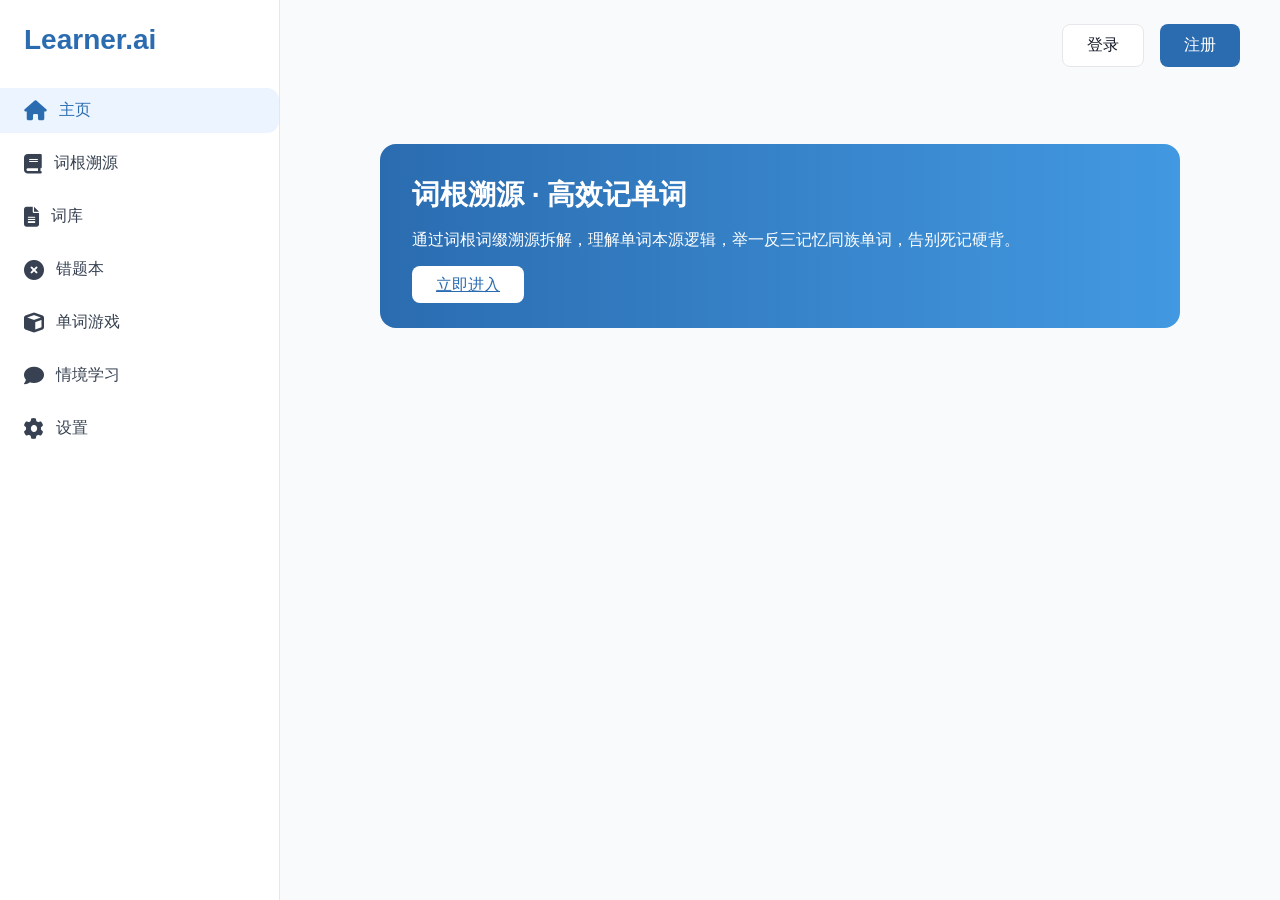
<file: index.html>
<!DOCTYPE html>
<html lang="zh-CN">
<head>
    <meta charset="UTF-8">
    <meta name="viewport" content="width=device-width, initial-scale=1.0">
    <title>Learner.ai - 主页</title>
    <link rel="stylesheet" href="css/style.css">
    <link rel="stylesheet" href="https://cdn.bootcdn.net/ajax/libs/font-awesome/6.4.0/css/all.min.css">
<!-- 主题初始化：自动加载已设置的深色/浅色模式 -->
<script>
    document.addEventListener('DOMContentLoaded', function() {
        // 读取本地存储的主题设置
        const savedTheme = localStorage.getItem('learner_theme');
        if (savedTheme === 'dark') {
            document.body.classList.add('dark');
        } else {
            document.body.classList.remove('dark');
        }
    });
</script>
<script>
// 全局加载主题+字体（所有页面共用）
document.addEventListener('DOMContentLoaded',function(){
    const t=localStorage.getItem('learner_theme');
    if(t==='dark')document.body.classList.add('dark');
    const s=localStorage.getItem('learner_fontSize')||16;
    document.documentElement.style.setProperty('--base-font-size',s+'px');
});
</script>
</head>
<body>
    <!-- 侧边栏：仅修正图标class，其余完全不变 -->
    <div class="sidebar">
        <div class="logo">Learner.ai</div>
        <div class="menu">
            <a href="index.html" class="menu-item active">
                <i class="fas fa-home"></i>
                <span>主页</span>
            </a>
            <a href="root.html" class="menu-item">
                <i class="fas fa-book"></i>
                <span>词根溯源</span>
            </a>
            <!-- 👇 统一修正：词库图标 -->
            <a href="wordlib.html" class="menu-item">
                <i class="fas fa-file-alt"></i>
                <span>词库</span>
            </a>
            <!-- 👇 统一修正：错题本图标 -->
            <a href="wrongbook.html" class="menu-item">
                <i class="fas fa-times-circle"></i>
                <span>错题本</span>
            </a>
            <!-- 👇 统一修正：单词游戏图标 -->
            <a href="game.html" class="menu-item">
                <i class="fas fa-cube"></i>
                <span>单词游戏</span>
            </a>
            <a href="context.html" class="menu-item">
                <i class="fas fa-comment"></i>
                <span>情境学习</span>
            </a>
            <a href="settings.html" class="menu-item">
                <i class="fas fa-cog"></i>
                <span>设置</span>
            </a>
        </div>
    </div>

    <!-- 主内容区（完全没动，和你原代码一模一样） -->
    <div class="main-content">
        <div class="auth-buttons">
            <button class="btn btn-outline" id="loginBtn">登录</button>
            <button class="btn btn-primary" id="registerBtn">注册</button>
        </div>

        <div style="margin-top: 120px; display: flex; justify-content: center;">
            <div class="blue-gradient-card" style="width: 800px;">
                <h2 style="font-size: 28px; margin-bottom: 12px;">词根溯源 · 高效记单词</h2>
                <p style="font-size: 16px; line-height: 1.8; margin-bottom: 20px;">
                    通过词根词缀溯源拆解，理解单词本源逻辑，举一反三记忆同族单词，告别死记硬背。
                </p>
                <a href="root.html" class="btn" style="background-color: white; color: #2b6cb0; font-weight: 500;">立即进入</a>
            </div>
        </div>
    </div>

    <!-- 登录/注册弹窗（完全没动） -->
    <div class="modal" id="loginModal">
        <div class="modal-content">
            <h3>登录</h3>
            <div class="form-group">
                <label>用户名/邮箱</label>
                <input type="text" placeholder="请输入用户名或邮箱">
            </div>
            <div class="form-group">
                <label>密码</label>
                <input type="password" placeholder="请输入密码">
            </div>
            <div class="form-actions">
                <button class="btn btn-outline close-modal">取消</button>
                <button class="btn btn-primary">登录</button>
            </div>
        </div>
    </div>

    <div class="modal" id="registerModal">
        <div class="modal-content">
            <h3>注册</h3>
            <div class="form-group">
                <label>用户名</label>
                <input type="text" placeholder="请输入用户名">
            </div>
            <div class="form-group">
                <label>邮箱</label>
                <input type="email" placeholder="请输入邮箱">
            </div>
            <div class="form-group">
                <label>密码</label>
                <input type="password" placeholder="请输入密码">
            </div>
            <div class="form-group">
                <label>确认密码</label>
                <input type="password" placeholder="请再次输入密码">
            </div>
            <div class="form-actions">
                <button class="btn btn-outline close-modal">取消</button>
                <button class="btn btn-primary">注册</button>
            </div>
        </div>
    </div>

    <script src="js/script.js"></script>
</body>
</html>
</file>
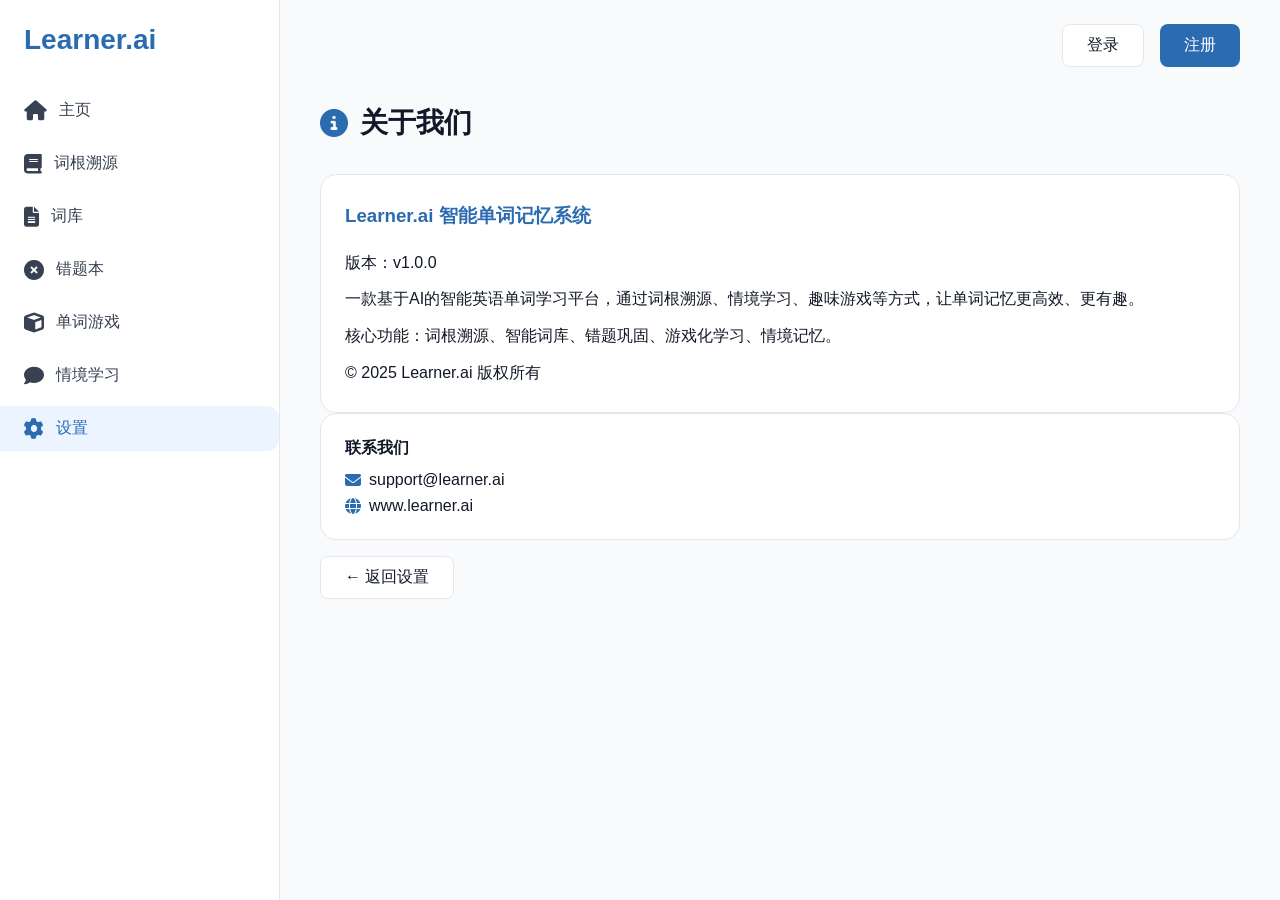
<file: about.html>
<!DOCTYPE html>
<html lang="zh-CN">
<head>
    <meta charset="UTF-8">
    <meta name="viewport" content="width=device-width, initial-scale=1.0">
    <title>Learner.ai - 关于我们</title>
    <link rel="stylesheet" href="css/style.css">
    <link rel="stylesheet" href="https://cdn.bootcdn.net/ajax/libs/font-awesome/6.4.0/css/all.min.css">
<!-- 主题初始化：自动加载已设置的深色/浅色模式 -->
<script>
    document.addEventListener('DOMContentLoaded', function() {
        // 读取本地存储的主题设置
        const savedTheme = localStorage.getItem('learner_theme');
        if (savedTheme === 'dark') {
            document.body.classList.add('dark');
        } else {
            document.body.classList.remove('dark');
        }
    });
</script>
<script>
// 全局加载主题+字体（所有页面共用）
document.addEventListener('DOMContentLoaded',function(){
    const t=localStorage.getItem('learner_theme');
    if(t==='dark')document.body.classList.add('dark');
    const s=localStorage.getItem('learner_fontSize')||16;
    document.documentElement.style.setProperty('--base-font-size',s+'px');
});
</script>
</head>
<body>
    <div class="sidebar">
        <div class="logo">Learner.ai</div>
        <div class="menu">
            <a href="index.html" class="menu-item">
                <i class="fas fa-home"></i>
                <span>主页</span>
            </a>
            <a href="root.html" class="menu-item">
                <i class="fas fa-book"></i>
                <span>词根溯源</span>
            </a>
            <a href="wordlib.html" class="menu-item">
                <i class="fas fa-file-alt"></i>
                <span>词库</span>
            </a>
            <a href="wrongbook.html" class="menu-item">
                <i class="fas fa-times-circle"></i>
                <span>错题本</span>
            </a>
            <a href="game.html" class="menu-item">
                <i class="fas fa-cube"></i>
                <span>单词游戏</span>
            </a>
            <a href="context.html" class="menu-item">
                <i class="fas fa-comment"></i>
                <span>情境学习</span>
            </a>
            <a href="settings.html" class="menu-item active">
                <i class="fas fa-cog"></i>
                <span>设置</span>
            </a>
        </div>
    </div>

    <div class="main-content">
        <div class="auth-buttons">
            <button class="btn btn-outline" id="loginBtn">登录</button>
            <button class="btn btn-primary" id="registerBtn">注册</button>
        </div>

        <div style="margin-top: 80px;">
            <div style="display: flex; align-items: center; gap: 12px; margin-bottom: 32px;">
                <i class="fas fa-info-circle" style="font-size: 28px; color:#2b6cb0"></i>
                <h2 style="font-size: 28px; color: #111827;">关于我们</h2>
            </div>
            
            <div class="card" style="line-height:1.8;">
                <h3 style="margin-bottom:16px; color:#2b6cb0">Learner.ai 智能单词记忆系统</h3>
                <p style="margin-bottom:8px;">版本：v1.0.0</p>
                <p style="margin-bottom:8px;">一款基于AI的智能英语单词学习平台，通过词根溯源、情境学习、趣味游戏等方式，让单词记忆更高效、更有趣。</p>
                <p style="margin-bottom:8px;">核心功能：词根溯源、智能词库、错题巩固、游戏化学习、情境记忆。</p>
                <p>© 2025 Learner.ai 版权所有</p>
            </div>

            <div class="card">
                <div style="margin-bottom:12px;"><b>联系我们</b></div>
                <div style="display:flex; align-items:center; gap:8px; margin-bottom:8px;">
                    <i class="fas fa-envelope" style="color:#2b6cb0;"></i>
                    <span>support@learner.ai</span>
                </div>
                <div style="display:flex; align-items:center; gap:8px;">
                    <i class="fas fa-globe" style="color:#2b6cb0;"></i>
                    <span>www.learner.ai</span>
                </div>
            </div>

            <button class="btn btn-outline" onclick="window.location.href='settings.html'" style="margin-top:16px;">← 返回设置</button>
        </div>
    </div>

    <script src="js/script.js"></script>
</body>
</html>
</file>
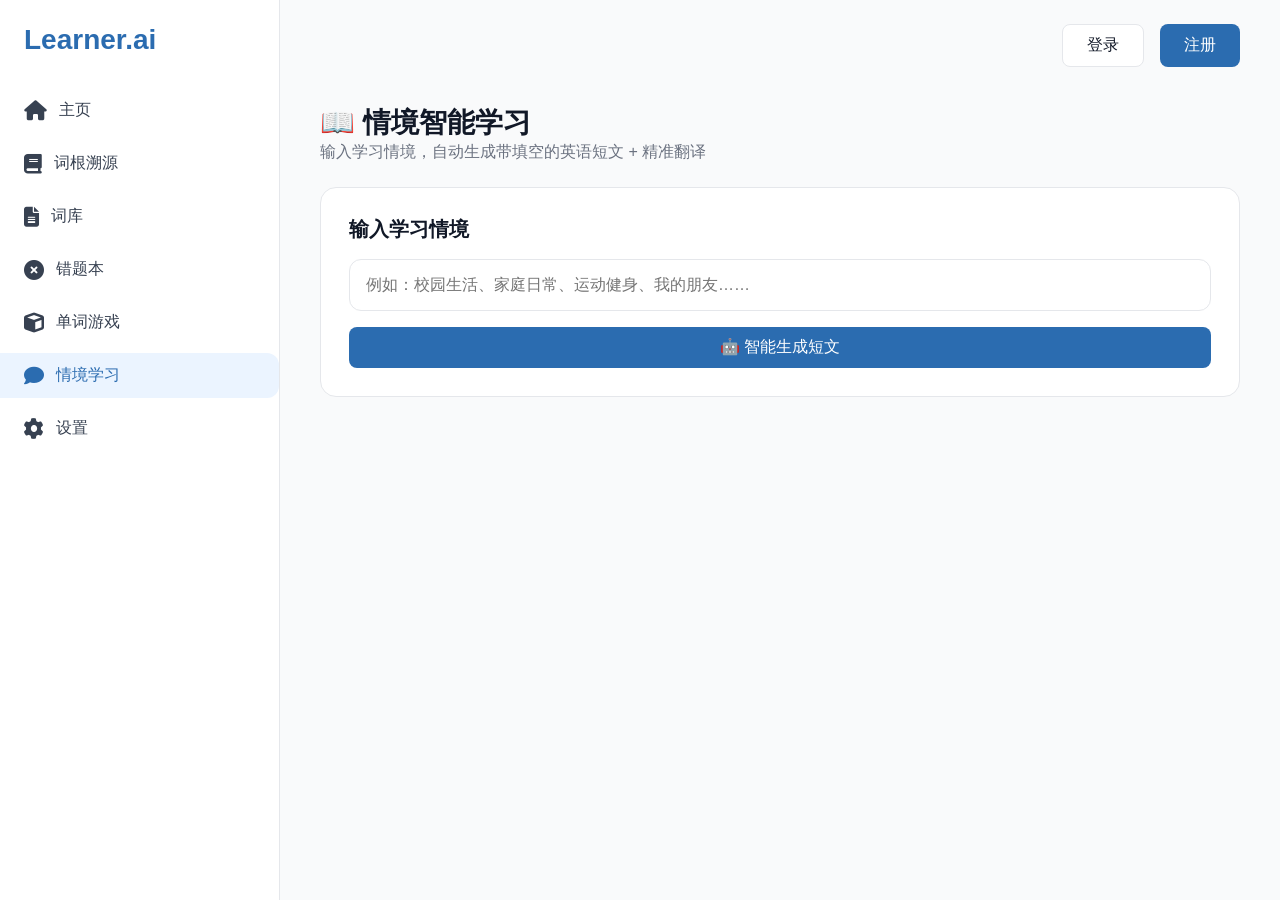
<file: context.html>
<!DOCTYPE html>
<html lang="zh-CN">
<head>
    <meta charset="UTF-8">
    <meta name="viewport" content="width=device-width, initial-scale=1.0">
    <title>情境学习 - Learner.ai</title>
    <link rel="stylesheet" href="css/style.css">
    <link rel="stylesheet" href="https://cdn.bootcdn.net/ajax/libs/font-awesome/6.4.0/css/all.min.css">
    <style>
        .context-card {
            background: #fff;
            border-radius: 16px;
            padding: 28px;
            border: 1px solid #e5e7eb;
            margin-bottom: 24px;
        }
        .context-input {
            width: 100%;
            padding: 16px;
            border: 1px solid #e5e7eb;
            border-radius: 12px;
            font-size: 16px;
            margin-bottom: 16px;
        }
        .article-box {
            line-height: 1.8;
            font-size: 17px;
            margin: 20px 0;
        }
        .blank-input {
            width: 110px;
            padding: 4px 8px;
            border: 1px solid #2b6cb0;
            border-radius: 6px;
            text-align: center;
            font-size: 16px;
            margin: 0 6px;
            outline: none;
        }
        .blank-input.right {
            border-color: #10b981;
            background: #f0fdf4;
        }
        .blank-input.wrong {
            border-color: #ef4444;
            background: #fef2f2;
        }
        .translate-box {
            background: #f8fafc;
            padding: 20px;
            border-radius: 12px;
            line-height: 1.7;
            color: #374151;
            margin-top: 20px;
            border-left: 4px solid #2b6cb0;
        }
        .btn-group {
            display: flex;
            gap: 16px;
            margin-top: 20px;
        }
    </style>
<!-- 主题初始化：自动加载已设置的深色/浅色模式 -->
<script>
    document.addEventListener('DOMContentLoaded', function() {
        // 读取本地存储的主题设置
        const savedTheme = localStorage.getItem('learner_theme');
        if (savedTheme === 'dark') {
            document.body.classList.add('dark');
        } else {
            document.body.classList.remove('dark');
        }
    });
</script>
<script>
// 全局加载主题+字体（所有页面共用）
document.addEventListener('DOMContentLoaded',function(){
    const t=localStorage.getItem('learner_theme');
    if(t==='dark')document.body.classList.add('dark');
    const s=localStorage.getItem('learner_fontSize')||16;
    document.documentElement.style.setProperty('--base-font-size',s+'px');
});
</script>
</head>
<body>
<div class="sidebar">
    <div class="logo">Learner.ai</div>
    <div class="menu">
        <a href="index.html" class="menu-item"><i class="fas fa-home"></i><span>主页</span></a>
        <a href="root.html" class="menu-item"><i class="fas fa-book"></i><span>词根溯源</span></a>
        <a href="wordlib.html" class="menu-item"><i class="fas fa-file-alt"></i><span>词库</span></a>
        <a href="wrongbook.html" class="menu-item"><i class="fas fa-times-circle"></i><span>错题本</span></a>
        <a href="game.html" class="menu-item"><i class="fas fa-cube"></i><span>单词游戏</span></a>
        <a href="context.html" class="menu-item active"><i class="fas fa-comment"></i><span>情境学习</span></a>
        <a href="settings.html" class="menu-item"><i class="fas fa-cog"></i><span>设置</span></a>
    </div>
</div>

<div class="main-content">
    <div class="auth-buttons">
        <button class="btn btn-outline">登录</button>
        <button class="btn btn-primary">注册</button>
    </div>

    <div style="margin-top: 80px; margin-bottom: 24px;">
        <h2 style="font-size: 28px; color: #111827;">📖 情境智能学习</h2>
        <p style="color: #6b7280;">输入学习情境，自动生成带填空的英语短文 + 精准翻译</p>
    </div>

    <div class="context-card">
        <h3 style="margin-bottom: 16px; font-size: 20px;">输入学习情境</h3>
        <input type="text" id="contextInput" class="context-input" placeholder="例如：校园生活、家庭日常、运动健身、我的朋友……">
        <button id="generateBtn" class="btn btn-primary" style="width: 100%;">🤖 智能生成短文</button>
    </div>

    <div id="resultArea" class="context-card" style="display: none;">
        <h3 style="margin-bottom: 16px; font-size: 20px;">英语填空短文</h3>
        <div id="articleBox" class="article-box"></div>
        <h3 style="margin-top: 28px; margin-bottom: 16px; font-size: 20px;">中文翻译</h3>
        <div id="translateBox" class="translate-box"></div>
        <div class="btn-group">
            <button id="checkBtn" class="btn btn-green">✅ 核对答案</button>
            <button id="clearBtn" class="btn btn-outline">🔄 重新生成</button>
        </div>
    </div>
</div>

<script>
  // 👇 你的扣子智能体链接
const COZE_AGENT_URL = "https://www.coze.cn/store/agent/7641506845525753896?bot_id=true";

document.getElementById('generateBtn').addEventListener('click', function() {
    const context = document.getElementById('contextInput').value.trim();
    if (!context) {
        alert('请输入学习情境！');
        return;
    }
    // 跳转扣子智能体
    window.open(`${COZE_AGENT_URL}?text=${encodeURIComponent(context)}`, '_blank');
});

// 核对答案
document.getElementById('checkBtn').addEventListener('click', function() {
    alert('请在扣子页面生成答案后，在这里手动核对哦~');
});

// 重新生成（优化：清空输入+隐藏结果）
document.getElementById('clearBtn').addEventListener('click', function() {
    document.getElementById('contextInput').value = '';
    document.getElementById('resultArea').style.display = 'none';
});
</script>
</body>
</html>
</file>
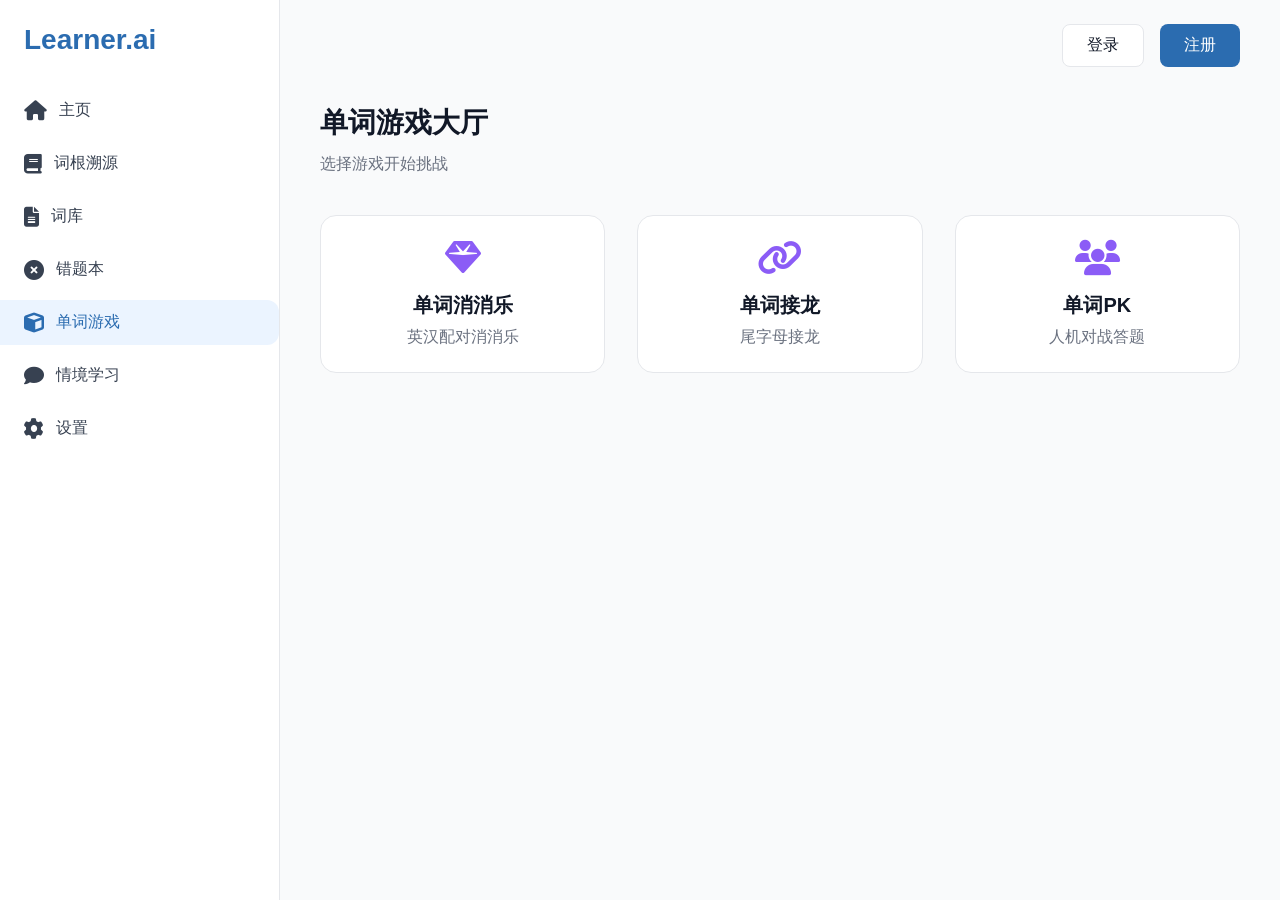
<file: game.html>
<!DOCTYPE html>
<html lang="zh-CN">
<head>
    <meta charset="UTF-8">
    <title>单词游戏</title>
    <link rel="stylesheet" href="css/style.css">
    <link rel="stylesheet" href="https://cdn.bootcdn.net/ajax/libs/font-awesome/6.4.0/css/all.min.css">
<!-- 主题初始化：自动加载已设置的深色/浅色模式 -->
<script>
    document.addEventListener('DOMContentLoaded', function() {
        // 读取本地存储的主题设置
        const savedTheme = localStorage.getItem('learner_theme');
        if (savedTheme === 'dark') {
            document.body.classList.add('dark');
        } else {
            document.body.classList.remove('dark');
        }
    });
</script>
<script>
// 全局加载主题+字体（所有页面共用）
document.addEventListener('DOMContentLoaded',function(){
    const t=localStorage.getItem('learner_theme');
    if(t==='dark')document.body.classList.add('dark');
    const s=localStorage.getItem('learner_fontSize')||16;
    document.documentElement.style.setProperty('--base-font-size',s+'px');
});
</script>
</head>
<body>
<!-- 完全保留你原版侧边栏 -->
<div class="sidebar">
    <div class="logo">Learner.ai</div>
    <div class="menu">
        <a href="index.html" class="menu-item"><i class="fas fa-home"></i><span>主页</span></a>
        <a href="root.html" class="menu-item"><i class="fas fa-book"></i><span>词根溯源</span></a>
        <a href="wordlib.html" class="menu-item"><i class="fas fa-file-alt"></i><span>词库</span></a>
        <a href="wrongbook.html" class="menu-item"><i class="fas fa-times-circle"></i><span>错题本</span></a>
        <a href="game.html" class="menu-item active"><i class="fas fa-cube"></i><span>单词游戏</span></a>
        <a href="context.html" class="menu-item"><i class="fas fa-comment"></i><span>情境学习</span></a>
        <a href="settings.html" class="menu-item"><i class="fas fa-cog"></i><span>设置</span></a>
    </div>
</div>

<div class="main-content">
    <div class="auth-buttons">
        <button class="btn btn-outline" id="loginBtn">登录</button>
        <button class="btn btn-primary" id="registerBtn">注册</button>
    </div>

    <!-- 完全还原你原版游戏大厅样式 + 修复跳转链接 -->
    <div style="margin-top:80px;">
        <h2 style="font-size:28px; margin-bottom:12px;">单词游戏大厅</h2>
        <p style="color:#6b7280;">选择游戏开始挑战</p>
        
        <div style="display:grid; grid-template-columns:repeat(3,1fr); gap:32px; margin-top:40px;">
            <!-- 单词消消乐 → 可跳转 -->
            <a href="game_match.html" class="card" style="text-align:center; text-decoration:none;">
                <i class="fas fa-gem" style="font-size:36px; color:#8b5cf6; margin-bottom:16px;"></i>
                <h3 style="font-size:20px; color:#111827;">单词消消乐</h3>
                <p style="color:#6b7280; margin-top:8px;">英汉配对消消乐</p>
            </a>

            <!-- 单词接龙 → 可跳转 -->
            <a href="game_chain.html" class="card" style="text-align:center; text-decoration:none;">
                <i class="fas fa-link" style="font-size:36px; color:#8b5cf6; margin-bottom:16px;"></i>
                <h3 style="font-size:20px; color:#111827;">单词接龙</h3>
                <p style="color:#6b7280; margin-top:8px;">尾字母接龙</p>
            </a>

            <!-- 单词PK → 可跳转 -->
            <a href="game_pk.html" class="card" style="text-align:center; text-decoration:none;">
                <i class="fas fa-users" style="font-size:36px; color:#8b5cf6; margin-bottom:16px;"></i>
                <h3 style="font-size:20px; color:#111827;">单词PK</h3>
                <p style="color:#6b7280; margin-top:8px;">人机对战答题</p>
            </a>
        </div>
    </div>

<script src="js/script.js"></script>
</body>
</html>
</file>
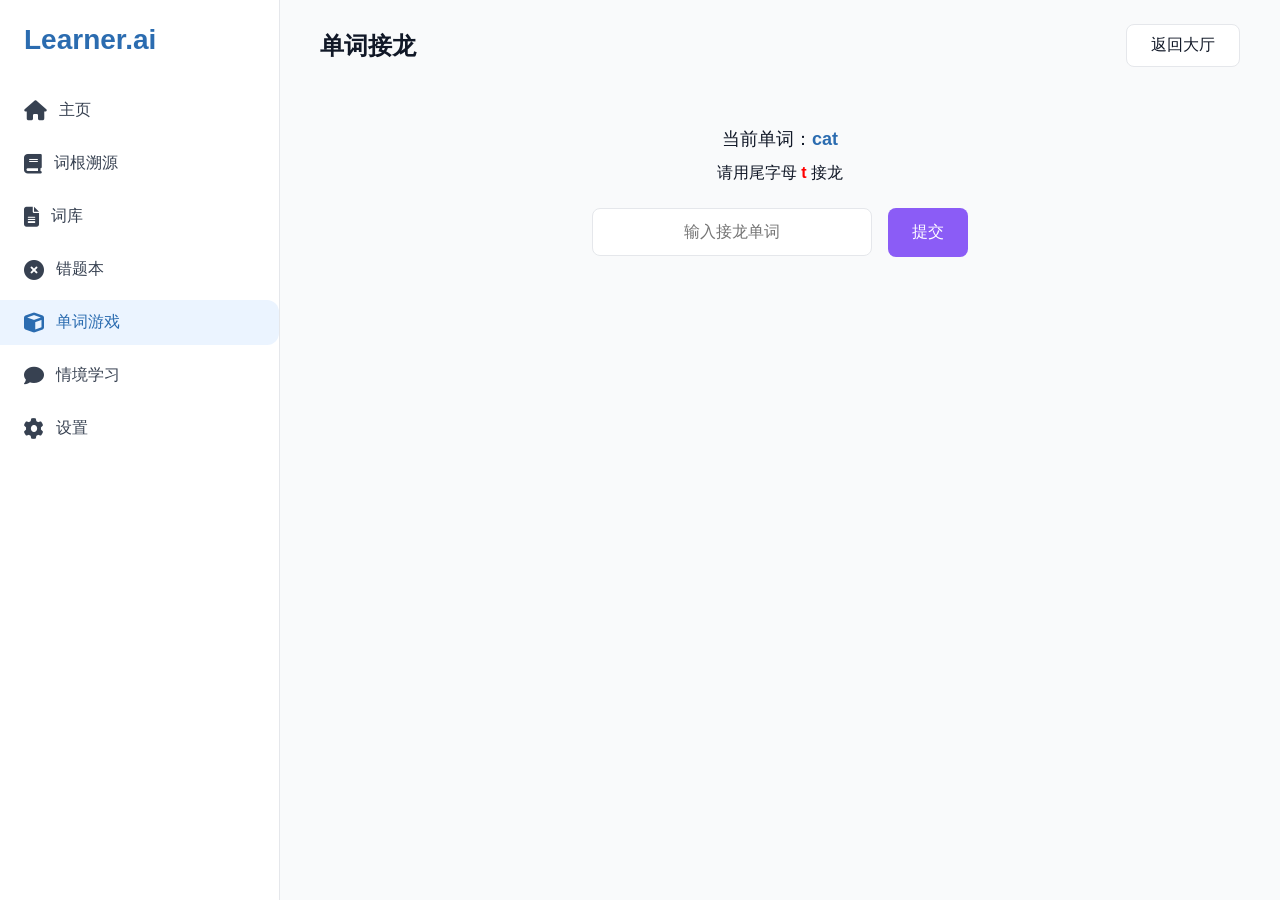
<file: game_chain.html>
<!DOCTYPE html>
<html lang="zh-CN">
<head>
    <meta charset="UTF-8">
    <title>单词接龙</title>
    <link rel="stylesheet" href="css/style.css">
    <link rel="stylesheet" href="https://cdn.bootcdn.net/ajax/libs/font-awesome/6.4.0/css/all.min.css">
<!-- 主题初始化：自动加载已设置的深色/浅色模式 -->
<script>
    document.addEventListener('DOMContentLoaded', function() {
        // 读取本地存储的主题设置
        const savedTheme = localStorage.getItem('learner_theme');
        if (savedTheme === 'dark') {
            document.body.classList.add('dark');
        } else {
            document.body.classList.remove('dark');
        }
    });
</script>
<script>
// 全局加载主题+字体（所有页面共用）
document.addEventListener('DOMContentLoaded',function(){
    const t=localStorage.getItem('learner_theme');
    if(t==='dark')document.body.classList.add('dark');
    const s=localStorage.getItem('learner_fontSize')||16;
    document.documentElement.style.setProperty('--base-font-size',s+'px');
});
</script>
</head>
<body>
<div class="sidebar">
    <div class="logo">Learner.ai</div>
    <div class="menu">
        <a href="index.html" class="menu-item"><i class="fas fa-home"></i><span>主页</span></a>
        <a href="root.html" class="menu-item"><i class="fas fa-book"></i><span>词根溯源</span></a>
        <a href="wordlib.html" class="menu-item"><i class="fas fa-file-alt"></i><span>词库</span></a>
        <a href="wrongbook.html" class="menu-item"><i class="fas fa-times-circle"></i><span>错题本</span></a>
        <a href="game.html" class="menu-item active"><i class="fas fa-cube"></i><span>单词游戏</span></a>
        <a href="context.html" class="menu-item"><i class="fas fa-comment"></i><span>情境学习</span></a>
        <a href="settings.html" class="menu-item"><i class="fas fa-cog"></i><span>设置</span></a>
    </div>
</div>

<div class="main-content">
    <div style="display:flex; justify-content:space-between; align-items:center; margin-bottom:30px;">
        <h2>单词接龙</h2>
        <button class="btn btn-outline" onclick="location.href='game.html'">返回大厅</button>
    </div>

    <!-- 原版接龙界面 + 可提交 -->
    <div style="text-align:center; margin-top:60px;">
        <p style="font-size:18px; margin-bottom:12px;">当前单词：<span id="nowWord" style="color:#2b6cb0; font-weight:bold;">cat</span></p>
        <p style="font-size:16px; margin-bottom:24px;">请用尾字母 <span style="color:red; font-weight:bold;">t</span> 接龙</p>
        
        <input type="text" id="userWord" class="chain-input" placeholder="输入接龙单词" style="padding:14px; width:280px; border-radius:8px; border:1px solid #e5e7eb; text-align:center;">
        <button class="btn btn-purple" id="submitBtn" style="margin-left:12px; padding:14px 24px;">提交</button>
        
        <p id="tip" style="margin-top:20px; font-size:16px;"></p>
    </div>
</div>

<script>
// 单词接龙交互
const nowWord = document.getElementById('nowWord');
const userWord = document.getElementById('userWord');
const tip = document.getElementById('tip');
let lastChar = 't';

document.getElementById('submitBtn').onclick = () => {
    const val = userWord.value.trim().toLowerCase();
    if(!val){
        tip.innerText = '请输入单词！';
        tip.style.color = 'red';
        return;
    }
    // 尾字母判断
    if(val[0] == lastChar){
        tip.innerText = '接龙成功！';
        tip.style.color = 'green';
        // 更新单词
        nowWord.innerText = val;
        lastChar = val[val.length-1];
        userWord.value = '';
    }else{
        tip.innerText = `接龙失败！需以 ${lastChar} 开头`;
        tip.style.color = 'red';
    }
};
</script>
</body>
</html>
</file>
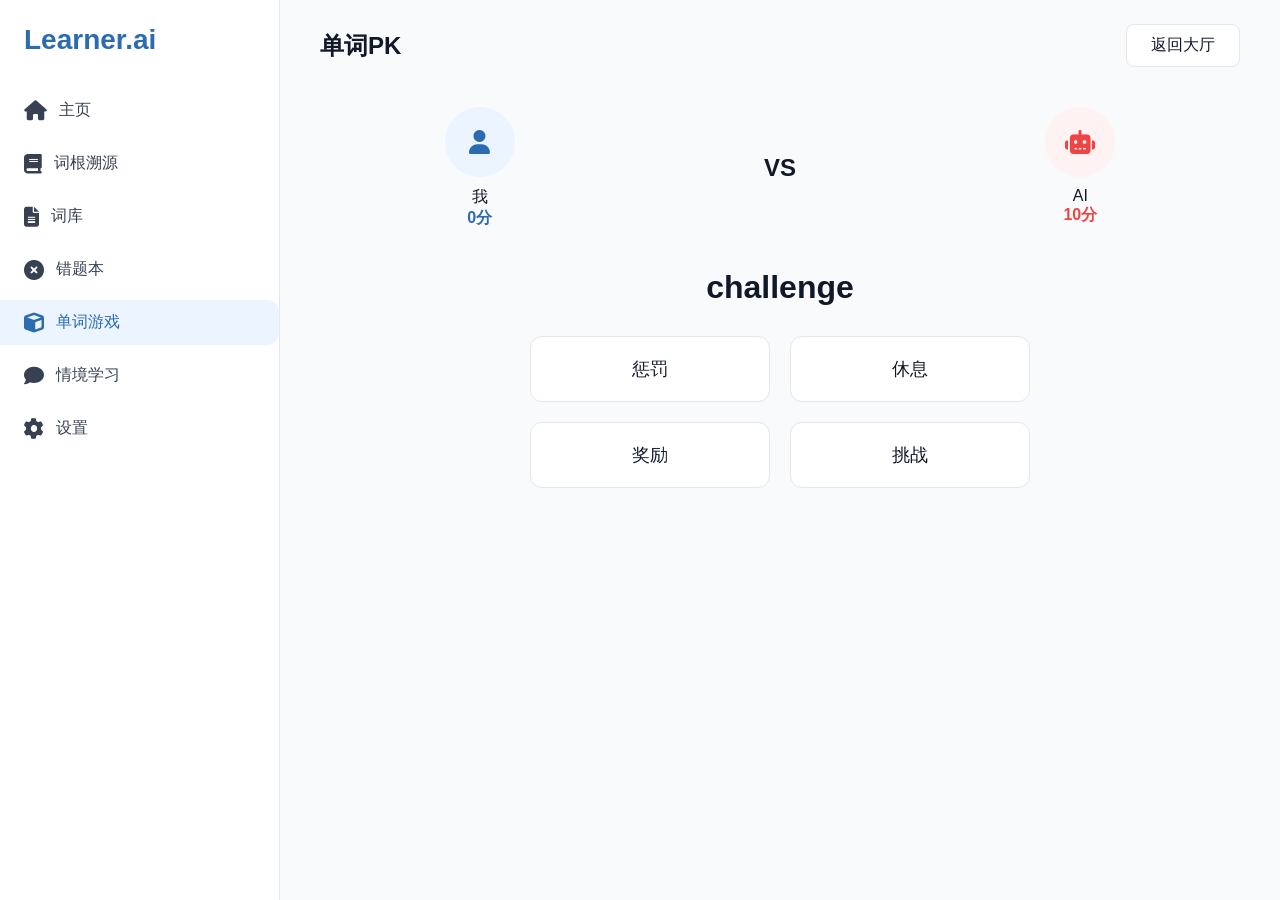
<file: game_pk.html>
<!DOCTYPE html>
<html lang="zh-CN">
<head>
    <meta charset="UTF-8">
    <title>单词PK</title>
    <link rel="stylesheet" href="css/style.css">
    <link rel="stylesheet" href="https://cdn.bootcdn.net/ajax/libs/font-awesome/6.4.0/css/all.min.css">
<!-- 主题初始化：自动加载已设置的深色/浅色模式 -->
<script>
    document.addEventListener('DOMContentLoaded', function() {
        // 读取本地存储的主题设置
        const savedTheme = localStorage.getItem('learner_theme');
        if (savedTheme === 'dark') {
            document.body.classList.add('dark');
        } else {
            document.body.classList.remove('dark');
        }
    });
</script>
<script>
// 全局加载主题+字体（所有页面共用）
document.addEventListener('DOMContentLoaded',function(){
    const t=localStorage.getItem('learner_theme');
    if(t==='dark')document.body.classList.add('dark');
    const s=localStorage.getItem('learner_fontSize')||16;
    document.documentElement.style.setProperty('--base-font-size',s+'px');
});
</script>
</head>
<body>
<div class="sidebar">
    <div class="logo">Learner.ai</div>
    <div class="menu">
        <a href="index.html" class="menu-item"><i class="fas fa-home"></i><span>主页</span></a>
        <a href="root.html" class="menu-item"><i class="fas fa-book"></i><span>词根溯源</span></a>
        <a href="wordlib.html" class="menu-item"><i class="fas fa-file-alt"></i><span>词库</span></a>
        <a href="wrongbook.html" class="menu-item"><i class="fas fa-times-circle"></i><span>错题本</span></a>
        <a href="game.html" class="menu-item active"><i class="fas fa-cube"></i><span>单词游戏</span></a>
        <a href="context.html" class="menu-item"><i class="fas fa-comment"></i><span>情境学习</span></a>
        <a href="settings.html" class="menu-item"><i class="fas fa-cog"></i><span>设置</span></a>
    </div>
</div>

<div class="main-content">
    <div style="display:flex; justify-content:space-between; align-items:center; margin-bottom:30px;">
        <h2>单词PK</h2>
        <button class="btn btn-outline" onclick="location.href='game.html'">返回大厅</button>
    </div>

    <!-- 原版PK界面 + 可答题 -->
    <div style="text-align:center; margin-top:40px;">
        <div style="display:flex; justify-content:space-around; margin-bottom:40px;">
            <div>
                <div style="width:70px; height:70px; background:#ebf4ff; border-radius:50%; margin:0 auto 10px; display:grid; place-items:center;">
                    <i class="fas fa-user" style="font-size:24px; color:#2b6cb0;"></i>
                </div>
                <p>我</p>
                <p id="myScore" style="font-weight:bold; color:#2b6cb0;">0分</p>
            </div>
            <h2 style="align-self:center;">VS</h2>
            <div>
                <div style="width:70px; height:70px; background:#fef2f2; border-radius:50%; margin:0 auto 10px; display:grid; place-items:center;">
                    <i class="fas fa-robot" style="font-size:24px; color:#ef4444;"></i>
                </div>
                <p>AI</p>
                <p id="aiScore" style="font-weight:bold; color:#ef4444;">10分</p>
            </div>
        </div>

        <h3 style="font-size:32px; margin-bottom:30px;">challenge</h3>
        <div style="display:grid; grid-template-columns:repeat(2,1fr); gap:20px; max-width:500px; margin:0 auto;">
            <div class="pk-option" data-ans="0">惩罚</div>
            <div class="pk-option" data-ans="0">休息</div>
            <div class="pk-option" data-ans="0">奖励</div>
            <div class="pk-option" data-ans="1">挑战</div>
        </div>
    </div>
</div>

<script>
// 单词PK - 修复：自动切换下一个单词 + 题库循环
const myScoreEle = document.getElementById('myScore');
const aiScoreEle = document.getElementById('aiScore');
const wordEle = document.querySelector('h3'); // 题目单词
const options = document.querySelectorAll('.pk-option'); // 四个选项

let myScore = 0;
let aiScore = 10;
// 题库：单词 + 正确答案索引 + 四个选项
const questionBank = [
    { word: "challenge", ans: 3, options: ["惩罚", "休息", "奖励", "挑战"] },
    { word: "develop", ans: 1, options: ["发现", "发展", "决定", "下降"] },
    { word: "experience", ans: 0, options: ["经历", "实验", "期待", "解释"] },
    { word: "significant", ans: 2, options: ["简单的", "相似的", "重要的", "特别的"] },
    { word: "cancel", ans: 1, options: ["隐藏", "取消", "覆盖", "考虑"] }
];
let currentIndex = 0; // 当前题目索引

// 渲染题目（核心函数：自动切换下一题）
function renderQuestion() {
    const q = questionBank[currentIndex];
    wordEle.innerText = q.word;
    // 刷新选项
    options.forEach((opt, i) => {
        opt.innerText = q.options[i];
        opt.dataset.ans = i === q.ans ? '1' : '0';
        opt.style.background = ''; // 清空颜色
    });
}

// 点击选项答题
options.forEach(opt => {
    opt.onclick = () => {
        // 判断答案
        if(opt.dataset.ans === '1'){
            myScore += 10;
            opt.style.background = '#d1fae5';
        }else{
            opt.style.background = '#fee2e2';
            aiScore += 5; // AI加分
        }
        // 更新分数
        myScoreEle.innerText = myScore + '分';
        aiScoreEle.innerText = aiScore + '分';

        // ✅ 核心修复：延迟0.5秒后自动切换下一题
        setTimeout(() => {
            currentIndex = (currentIndex + 1) % questionBank.length;
            renderQuestion();
        }, 500);
    };
});

// 初始化第一题
renderQuestion();</script>
</body>
</html>
</file>
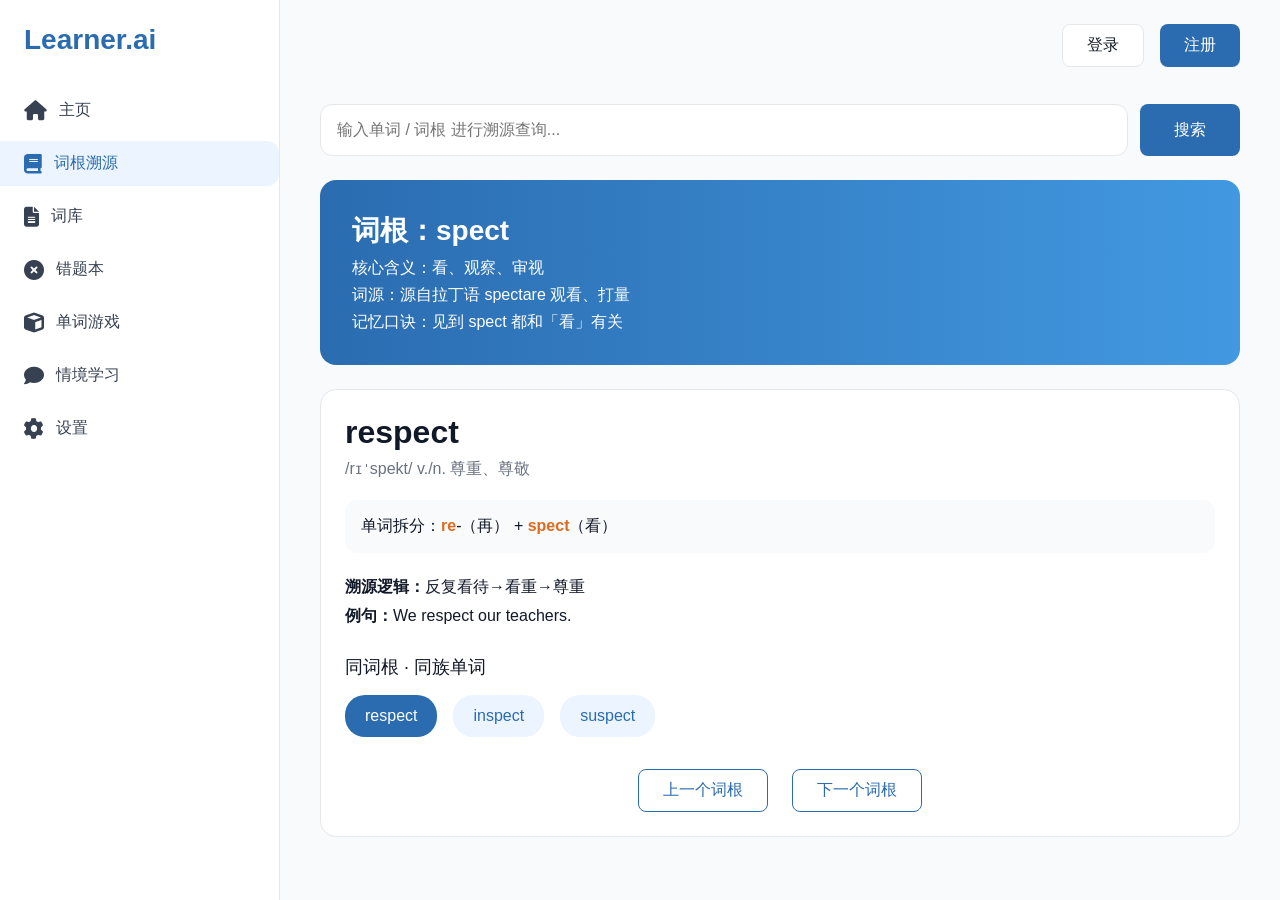
<file: root.html>
<!DOCTYPE html>
<html lang="zh-CN">
<head>
    <meta charset="UTF-8">
    <meta name="viewport" content="width=device-width, initial-scale=1.0">
    <title>Learner.ai - 词根溯源</title>
    <link rel="stylesheet" href="css/style.css">
    <link rel="stylesheet" href="https://cdn.bootcdn.net/ajax/libs/font-awesome/6.4.0/css/all.min.css">
<!-- 主题初始化：自动加载已设置的深色/浅色模式 -->
<script>
    document.addEventListener('DOMContentLoaded', function() {
        // 读取本地存储的主题设置
        const savedTheme = localStorage.getItem('learner_theme');
        if (savedTheme === 'dark') {
            document.body.classList.add('dark');
        } else {
            document.body.classList.remove('dark');
        }
    });
</script>
<script>
// 全局加载主题+字体（所有页面共用）
document.addEventListener('DOMContentLoaded',function(){
    const t=localStorage.getItem('learner_theme');
    if(t==='dark')document.body.classList.add('dark');
    const s=localStorage.getItem('learner_fontSize')||16;
    document.documentElement.style.setProperty('--base-font-size',s+'px');
});
</script>
</head>
<body>
    <!-- 侧边栏（完全保留） -->
    <div class="sidebar">
        <div class="logo">Learner.ai</div>
        <div class="menu">
            <a href="index.html" class="menu-item">
                <i class="fas fa-home"></i>
                <span>主页</span>
            </a>
            <a href="root.html" class="menu-item active">
                <i class="fas fa-book"></i>
                <span>词根溯源</span>
            </a>
            <a href="wordlib.html" class="menu-item">
                <i class="fas fa-file-alt"></i>
                <span>词库</span>
            </a>
            <a href="wrongbook.html" class="menu-item">
                <i class="fas fa-times-circle"></i>
                <span>错题本</span>
            </a>
            <a href="game.html" class="menu-item">
                <i class="fas fa-cube"></i>
                <span>单词游戏</span>
            </a>
            <a href="context.html" class="menu-item">
                <i class="fas fa-comment"></i>
                <span>情境学习</span>
            </a>
            <a href="settings.html" class="menu-item">
                <i class="fas fa-cog"></i>
                <span>设置</span>
            </a>
        </div>
    </div>

    <!-- 主内容区 -->
    <div class="main-content">
        <!-- 右上角登录/注册按钮 -->
        <div class="auth-buttons">
            <button class="btn btn-outline" id="loginBtn">登录</button>
            <button class="btn btn-primary" id="registerBtn">注册</button>
        </div>

        <!-- 搜索框：仅添加ID，样式完全不变 -->
        <div style="margin-top: 80px; margin-bottom: 24px; display: flex; gap: 12px;">
            <input type="text" id="searchInput" placeholder="输入单词 / 词根 进行溯源查询..." 
                   style="flex: 1; padding: 16px; border: 1px solid #e5e7eb; border-radius: 12px; font-size: 16px;">
            <button class="btn btn-primary" id="searchBtn" style="width: 100px;">搜索</button>
        </div>

        <!-- 词根信息卡片 -->
        <div class="blue-gradient-card" style="margin-bottom: 24px;">
            <h3 style="font-size: 28px; margin-bottom: 8px;" id="rootName">词根：spect</h3>
            <p style="font-size: 16px; margin-bottom: 6px;" id="rootMeaning">核心含义：看、观察、审视</p>
            <p style="font-size: 16px; margin-bottom: 6px;" id="rootOrigin">词源：源自拉丁语 spectare 观看、打量</p>
            <p style="font-size: 16px;" id="rootMnemonic">记忆口诀：见到 spect 都和「看」有关</p>
        </div>

        <!-- 单词详情卡片 -->
        <div class="card" style="margin-bottom: 24px; border: 1px solid #e5e7eb;">
            <h4 style="font-size: 32px; color: #111827; margin-bottom: 8px;" id="wordName">respect</h4>
            <p style="color: #6b7280; font-size: 16px; margin-bottom: 20px;" id="wordInfo">/rɪˈspekt/ v./n. 尊重、尊敬</p>
            
            <div style="background-color: #f9fafb; padding: 16px; border-radius: 12px; margin-bottom: 20px;">
                <p style="font-size: 16px;" id="wordSplit">单词拆分：re-（再） + <span style="color: #dd6b20; font-weight: bold;">spect</span>（看）</p>
            </div>

            <p style="font-size: 16px; line-height: 1.8; margin-bottom: 24px;">
                <strong>溯源逻辑：</strong><span id="wordLogic">反复看待→看重→尊重</span><br>
                <strong>例句：</strong><span id="wordExample">We respect our teachers.</span>
            </p>

            <!-- 同族单词标签 -->
            <div style="margin-bottom: 32px;">
                <h5 style="font-size: 18px; font-weight: 500; margin-bottom: 16px;">同词根 · 同族单词</h5>
                <div style="display: flex; gap: 16px;" id="synonymsContainer">
                    <span style="padding: 12px 20px; background-color: #ebf4ff; color: #2b6cb0; border-radius: 20px; font-size: 16px;">respect</span>
                    <span style="padding: 12px 20px; background-color: #ebf4ff; color: #2b6cb0; border-radius: 20px; font-size: 16px;">inspect</span>
                    <span style="padding: 12px 20px; background-color: #ebf4ff; color: #2b6cb0; border-radius: 20px; font-size: 16px;">suspect</span>
                </div>
            </div>

            <!-- 上一个/下一个词根按钮 -->
            <div style="display: flex; justify-content: center; gap: 24px;">
                <button class="btn btn-outline" style="border-color: #2b6cb0; color: #2b6cb0;" id="prevRootBtn">上一个词根</button>
                <button class="btn btn-outline" style="border-color: #2b6cb0; color: #2b6cb0;" id="nextRootBtn">下一个词根</button>
            </div>
        </div>
    </div>

    <!-- 登录/注册弹窗（完全保留） -->
    <div class="modal" id="loginModal">
        <div class="modal-content">
            <h3>登录</h3>
            <div class="form-group">
                <label>用户名/邮箱</label>
                <input type="text" placeholder="请输入用户名或邮箱">
            </div>
            <div class="form-group">
                <label>密码</label>
                <input type="password" placeholder="请输入密码">
            </div>
            <div class="form-actions">
                <button class="btn btn-outline close-modal">取消</button>
                <button class="btn btn-primary">登录</button>
            </div>
        </div>
    </div>

    <div class="modal" id="registerModal">
        <div class="modal-content">
            <h3>注册</h3>
            <div class="form-group">
                <label>用户名</label>
                <input type="text" placeholder="请输入用户名">
            </div>
            <div class="form-group">
                <label>邮箱</label>
                <input type="email" placeholder="请输入邮箱">
            </div>
            <div class="form-group">
                <label>密码</label>
                <input type="password" placeholder="请输入密码">
            </div>
            <div class="form-group">
                <label>确认密码</label>
                <input type="password" placeholder="请再次输入密码">
            </div>
            <div class="form-actions">
                <button class="btn btn-outline close-modal">取消</button>
                <button class="btn btn-primary">注册</button>
            </div>
        </div>
    </div>

    <script src="js/script.js"></script>
    <script>
        // 模拟数据（完全保留）
        const rootData = [
            {
                root: "spect",
                rootMeaning: "看、观察、审视",
                rootOrigin: "源自拉丁语 spectare 观看、打量",
                rootMnemonic: "见到 spect 都和「看」有关",
                words: [
                    {
                        word: "respect",
                        phonetic: "/rɪˈspekt/",
                        partOfSpeech: "v./n.",
                        meaning: "尊重、尊敬",
                        split: "re-（再） + spect（看）",
                        logic: "反复看待→看重→尊重",
                        example: "We respect our teachers.",
                        synonyms: ["respect", "inspect", "suspect"]
                    },
                    {
                        word: "inspect",
                        phonetic: "/ɪnˈspekt/",
                        partOfSpeech: "v.",
                        meaning: "检查、视察",
                        split: "in-（向内） + spect（看）",
                        logic: "向内看→仔细查看→检查",
                        example: "The teacher inspected the students' homework.",
                        synonyms: ["respect", "inspect", "suspect"]
                    },
                    {
                        word: "suspect",
                        phonetic: "/səˈspekt/",
                        partOfSpeech: "v./n.",
                        meaning: "怀疑、猜想",
                        split: "sus-（下） + spect（看）",
                        logic: "从下往上看→带着怀疑的目光看→怀疑",
                        example: "I suspect he is lying.",
                        synonyms: ["respect", "inspect", "suspect"]
                    }
                ]
            },
            {
                root: "port",
                rootMeaning: "搬运、携带",
                rootOrigin: "源自拉丁语 portare 搬运",
                rootMnemonic: "见到 port 都和「搬运」有关",
                words: [
                    {
                        word: "import",
                        phonetic: "/ɪmˈpɔːt/",
                        partOfSpeech: "v./n.",
                        meaning: "进口、输入",
                        split: "im-（向内） + port（搬运）",
                        logic: "向内搬运→进口",
                        example: "We import goods from abroad.",
                        synonyms: ["import", "export", "transport"]
                    },
                    {
                        word: "export",
                        phonetic: "/ˈekspɔːt/",
                        partOfSpeech: "v./n.",
                        meaning: "出口、输出",
                        split: "ex-（向外） + port（搬运）",
                        logic: "向外搬运→出口",
                        example: "China exports many products.",
                        synonyms: ["import", "export", "transport"]
                    }
                ]
            }
        ];

        let currentRootIndex = 0;
        let currentWordIndex = 0;

        // 渲染函数（完全保留）
        function renderWord() {
            const currentRoot = rootData[currentRootIndex];
            const currentWord = currentRoot.words[currentWordIndex];

            document.getElementById("rootName").innerText = `词根：${currentRoot.root}`;
            document.getElementById("rootMeaning").innerText = `核心含义：${currentRoot.rootMeaning}`;
            document.getElementById("rootOrigin").innerText = `词源：${currentRoot.rootOrigin}`;
            document.getElementById("rootMnemonic").innerText = `记忆口诀：${currentRoot.rootMnemonic}`;

            document.getElementById("wordName").innerText = currentWord.word;
            document.getElementById("wordInfo").innerText = `${currentWord.phonetic} ${currentWord.partOfSpeech} ${currentWord.meaning}`;
            document.getElementById("wordSplit").innerHTML = `单词拆分：${currentWord.split.replace(/([a-z]+)/g, `<span style="color: #dd6b20; font-weight: bold;">$1</span>`)}`;
            document.getElementById("wordLogic").innerText = currentWord.logic;
            document.getElementById("wordExample").innerText = currentWord.example;

            const synonymsContainer = document.getElementById("synonymsContainer");
            synonymsContainer.innerHTML = "";
            currentWord.synonyms.forEach(word => {
                const span = document.createElement("span");
                span.innerText = word;
                span.style.padding = "12px 20px";
                span.style.borderRadius = "20px";
                span.style.fontSize = "16px";
                if (word === currentWord.word) {
                    span.style.backgroundColor = "#2b6cb0";
                    span.style.color = "#ffffff";
                } else {
                    span.style.backgroundColor = "#ebf4ff";
                    span.style.color = "#2b6cb0";
                }
                span.addEventListener("click", () => {
                    const index = currentRoot.words.findIndex(w => w.word === word);
                    if (index !== -1) {
                        currentWordIndex = index;
                        renderWord();
                    }
                });
                synonymsContainer.appendChild(span);
            });
        }

        // 上下词根按钮（完全保留）
        document.getElementById("prevRootBtn").addEventListener("click", () => {
            if (currentRootIndex > 0) {
                currentRootIndex--;
                currentWordIndex = 0;
                renderWord();
            } else {
                alert("已经是第一个词根了！");
            }
        });

        document.getElementById("nextRootBtn").addEventListener("click", () => {
            if (currentRootIndex < rootData.length - 1) {
                currentRootIndex++;
                currentWordIndex = 0;
                renderWord();
            } else {
                alert("已经是最后一个词根了！");
            }
        });

        // ===================== ✅ 核心修复：搜索功能 =====================
        const searchInput = document.getElementById('searchInput');
        const searchBtn = document.getElementById('searchBtn');

        // 搜索函数
        function doSearch() {
            const keyword = searchInput.value.trim().toLowerCase();
            if (!keyword) {
                alert('请输入单词或词根进行搜索！');
                return;
            }

            // 遍历数据，查找匹配的 词根/单词
            let found = false;
            for (let i = 0; i < rootData.length; i++) {
                const root = rootData[i];
                // 1. 匹配词根
                if (root.root.toLowerCase() === keyword) {
                    currentRootIndex = i;
                    currentWordIndex = 0;
                    renderWord();
                    found = true;
                    break;
                }
                // 2. 匹配单词
                for (let j = 0; j < root.words.length; j++) {
                    if (root.words[j].word.toLowerCase() === keyword) {
                        currentRootIndex = i;
                        currentWordIndex = j;
                        renderWord();
                        found = true;
                        break;
                    }
                }
                if (found) break;
            }

            if (!found) {
                alert('未找到该单词/词根，请尝试搜索 spect/port/respect/import 等');
            }
        }

        // 绑定搜索事件：点击按钮 + 回车搜索
        searchBtn.addEventListener('click', doSearch);
        searchInput.addEventListener('keyup', (e) => {
            if (e.key === 'Enter') doSearch();
        });
        // =================================================================

        // 初始化
        renderWord();
    </script>
</body>
</html>
</file>
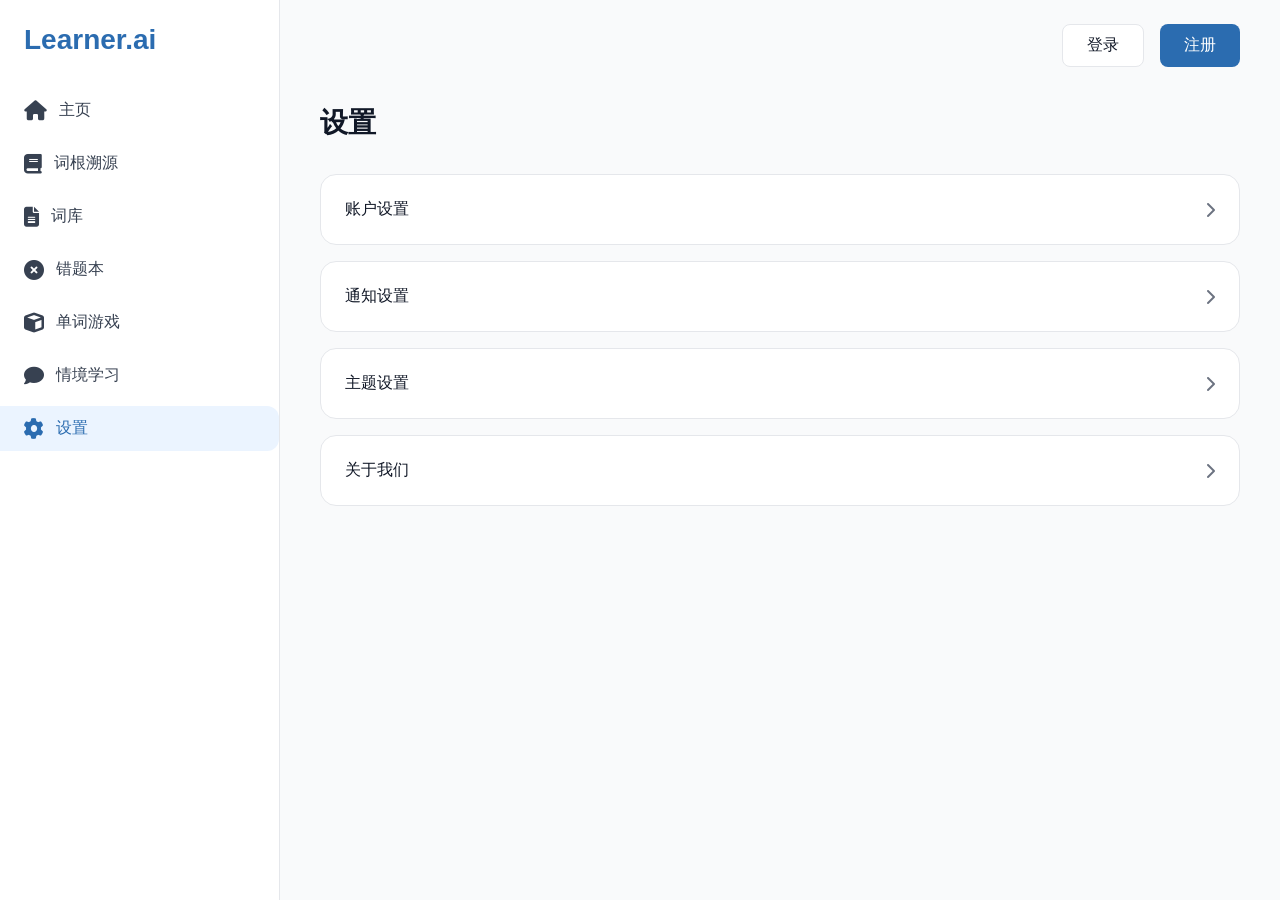
<file: settings.html>
<!DOCTYPE html>
<html lang="zh-CN">
<head>
    <meta charset="UTF-8">
    <meta name="viewport" content="width=device-width, initial-scale=1.0">
    <title>Learner.ai - 设置</title>
    <link rel="stylesheet" href="css/style.css">
    <link rel="stylesheet" href="https://cdn.bootcdn.net/ajax/libs/font-awesome/6.4.0/css/all.min.css">
    <style>
        .card {
            cursor: pointer;
            transition: all 0.2s ease;
        }
        .card:hover {
            transform: translateX(4px);
            background-color: #f9fafb;
        }
    </style>
<!-- 主题初始化：自动加载已设置的深色/浅色模式 -->
<script>
    document.addEventListener('DOMContentLoaded', function() {
        // 读取本地存储的主题设置
        const savedTheme = localStorage.getItem('learner_theme');
        if (savedTheme === 'dark') {
            document.body.classList.add('dark');
        } else {
            document.body.classList.remove('dark');
        }
    });
</script>
<script>
// 全局加载主题+字体（所有页面共用）
document.addEventListener('DOMContentLoaded',function(){
    const t=localStorage.getItem('learner_theme');
    if(t==='dark')document.body.classList.add('dark');
    const s=localStorage.getItem('learner_fontSize')||16;
    document.documentElement.style.setProperty('--base-font-size',s+'px');
});
</script>
</head>
<body>
    <!-- 侧边栏 -->
    <div class="sidebar">
        <div class="logo">Learner.ai</div>
        <div class="menu">
            <a href="index.html" class="menu-item">
                <i class="fas fa-home"></i>
                <span>主页</span>
            </a>
            <a href="root.html" class="menu-item">
                <i class="fas fa-book"></i>
                <span>词根溯源</span>
            </a>
            <a href="wordlib.html" class="menu-item">
                <i class="fas fa-file-alt"></i>
                <span>词库</span>
            </a>
            <a href="wrongbook.html" class="menu-item">
                <i class="fas fa-times-circle"></i>
                <span>错题本</span>
            </a>
            <a href="game.html" class="menu-item">
                <i class="fas fa-cube"></i>
                <span>单词游戏</span>
            </a>
            <a href="context.html" class="menu-item">
                <i class="fas fa-comment"></i>
                <span>情境学习</span>
            </a>
            <a href="settings.html" class="menu-item active">
                <i class="fas fa-cog"></i>
                <span>设置</span>
            </a>
        </div>
    </div>

    <!-- 主内容区 -->
    <div class="main-content">
        <div class="auth-buttons">
            <button class="btn btn-outline" id="loginBtn">登录</button>
            <button class="btn btn-primary" id="registerBtn">注册</button>
        </div>

        <div style="margin-top: 80px;">
            <h2 style="font-size: 28px; color: #111827; margin-bottom: 32px;">设置</h2>
            <div style="display: flex; flex-direction: column; gap: 16px;">
                <div class="card" onclick="window.location.href='account.html'" style="display: flex; justify-content: space-between; align-items: center;">
                    <span>账户设置</span>
                    <i class="fas fa-chevron-right" style="color: #6b7280;"></i>
                </div>
                <div class="card" onclick="window.location.href='notice.html'" style="display: flex; justify-content: space-between; align-items: center;">
                    <span>通知设置</span>
                    <i class="fas fa-chevron-right" style="color: #6b7280;"></i>
                </div>
                <div class="card" onclick="window.location.href='theme.html'" style="display: flex; justify-content: space-between; align-items: center;">
                    <span>主题设置</span>
                    <i class="fas fa-chevron-right" style="color: #6b7280;"></i>
                </div>
                <div class="card" onclick="window.location.href='about.html'" style="display: flex; justify-content: space-between; align-items: center;">
                    <span>关于我们</span>
                    <i class="fas fa-chevron-right" style="color: #6b7280;"></i>
                </div>
            </div>
        </div>
    </div>

    <!-- 登录/注册弹窗 -->
    <div class="modal" id="loginModal">
        <div class="modal-content">
            <h3>登录</h3>
            <div class="form-group">
                <label>用户名/邮箱</label>
                <input type="text" placeholder="请输入用户名或邮箱">
            </div>
            <div class="form-group">
                <label>密码</label>
                <input type="password" placeholder="请输入密码">
            </div>
            <div class="form-actions">
                <button class="btn btn-outline close-modal">取消</button>
                <button class="btn btn-primary">登录</button>
            </div>
        </div>
    </div>

    <div class="modal" id="registerModal">
        <div class="modal-content">
            <h3>注册</h3>
            <div class="form-group">
                <label>用户名</label>
                <input type="text" placeholder="请输入用户名">
            </div>
            <div class="form-group">
                <label>邮箱</label>
                <input type="email" placeholder="请输入邮箱">
            </div>
            <div class="form-group">
                <label>密码</label>
                <input type="password" placeholder="请输入密码">
            </div>
            <div class="form-group">
                <label>确认密码</label>
                <input type="password" placeholder="请再次输入密码">
            </div>
            <div class="form-actions">
                <button class="btn btn-outline close-modal">取消</button>
                <button class="btn btn-primary">注册</button>
            </div>
        </div>
    </div>

    <script src="js/script.js"></script>
</body>
</html>
</file>
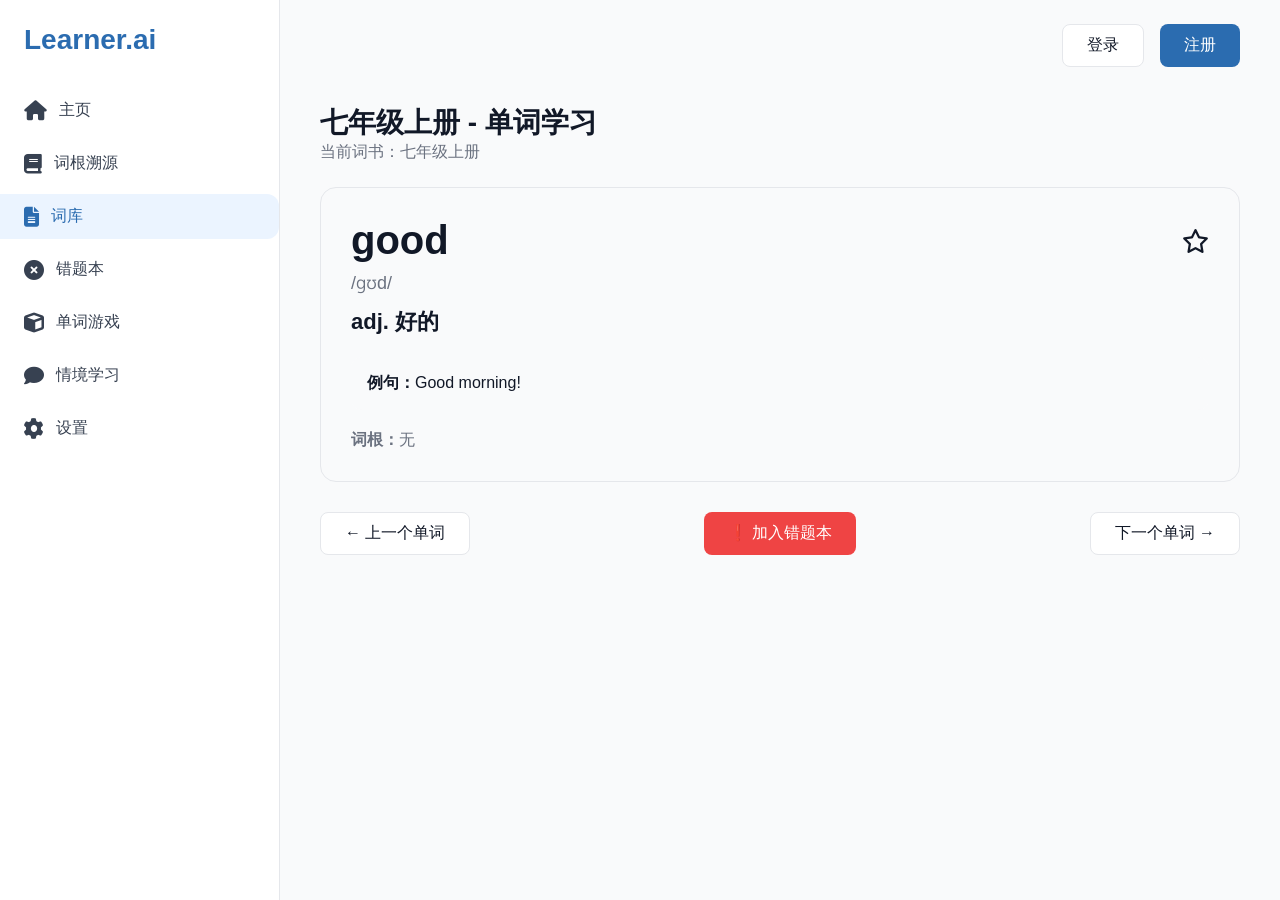
<file: study.html>
<!DOCTYPE html>
<html lang="zh-CN">
<head>
    <meta charset="UTF-8">
    <meta name="viewport" content="width=device-width, initial-scale=1.0">
    <title>单词学习 - Learner.ai</title>
    <link rel="stylesheet" href="css/style.css">
    <link rel="stylesheet" href="https://cdn.bootcdn.net/ajax/libs/font-awesome/6.4.0/css/all.min.css">
    <style>
        .star-active { color: #f59e0b !important; }
        .word-card { padding: 30px; border-radius: 16px; border: 1px solid #e5e7eb; }
        .phonetic { color: #6b7280; font-size: 18px; margin: 8px 0; }
        .meaning { font-size: 22px; font-weight: 600; color: #111827; margin: 12px 0; }
        .example { background: #f9fafb; padding: 16px; border-radius: 12px; margin: 20px 0; }
    </style>
<!-- 主题初始化：自动加载已设置的深色/浅色模式 -->
<script>
    document.addEventListener('DOMContentLoaded', function() {
        // 读取本地存储的主题设置
        const savedTheme = localStorage.getItem('learner_theme');
        if (savedTheme === 'dark') {
            document.body.classList.add('dark');
        } else {
            document.body.classList.remove('dark');
        }
    });
</script>
<script>
// 全局加载主题+字体（所有页面共用）
document.addEventListener('DOMContentLoaded',function(){
    const t=localStorage.getItem('learner_theme');
    if(t==='dark')document.body.classList.add('dark');
    const s=localStorage.getItem('learner_fontSize')||16;
    document.documentElement.style.setProperty('--base-font-size',s+'px');
});
</script>
</head>
<body>
<!-- 侧边栏（和全站完全统一） -->
<div class="sidebar">
    <div class="logo">Learner.ai</div>
    <div class="menu">
        <a href="index.html" class="menu-item"><i class="fas fa-home"></i><span>主页</span></a>
        <a href="root.html" class="menu-item"><i class="fas fa-book"></i><span>词根溯源</span></a>
        <a href="wordlib.html" class="menu-item active"><i class="fas fa-file-alt"></i><span>词库</span></a>
        <a href="wrongbook.html" class="menu-item"><i class="fas fa-times-circle"></i><span>错题本</span></a>
        <a href="game.html" class="menu-item"><i class="fas fa-cube"></i><span>单词游戏</span></a>
        <a href="context.html" class="menu-item"><i class="fas fa-comment"></i><span>情境学习</span></a>
        <a href="settings.html" class="menu-item"><i class="fas fa-cog"></i><span>设置</span></a>
    </div>
</div>

<div class="main-content">
    <div class="auth-buttons">
        <button class="btn btn-outline">登录</button>
        <button class="btn btn-primary">注册</button>
    </div>

    <!-- 学习标题 -->
    <div style="margin-top: 80px; margin-bottom: 24px;">
        <h2 id="bookTitle" style="font-size: 28px;">人教版七年级上册 - 单词学习</h2>
        <p style="color:#6b7280">当前词书：<span id="bookName">加载中...</span></p>
    </div>

    <!-- 单词学习卡片 -->
    <div class="word-card">
        <div style="display: flex; justify-content: space-between; align-items: center;">
            <h3 id="word" style="font-size: 40px; margin:0;">respect</h3>
            <!-- 收藏按钮（同步错题本） -->
            <i id="starBtn" class="far fa-star" style="font-size: 24px; cursor: pointer;"></i>
        </div>
        <p id="phonetic" class="phonetic">/rɪˈspekt/</p>
        <p id="meaning" class="meaning">v./n. 尊重，尊敬</p>
        
        <div class="example">
            <p><strong>例句：</strong><span id="example">We should respect our teachers.</span></p>
        </div>

        <p style="color:#6b7280"><strong>词根：</strong><span id="root">spect（看）</span></p>
    </div>

    <!-- 操作按钮 -->
    <div style="display: flex; justify-content: space-between; margin-top: 30px;">
        <button id="prevBtn" class="btn btn-outline">← 上一个单词</button>
        <button id="wrongBtn" class="btn btn-red">❗ 加入错题本</button>
        <button id="nextBtn" class="btn btn-outline">下一个单词 →</button>
    </div>
</div>

<script>
// ===================== 核心：词库 ↔ 错题本 数据互通 =====================
// 1. 初中单词数据（可无限添加）
const wordData = {
    "七年级上册": [
        { word: "good", phonetic: "/ɡʊd/", meaning: "adj. 好的", root: "无", example: "Good morning!" },
        { word: "morning", phonetic: "/ˈmɔːnɪŋ/", meaning: "n. 早晨", root: "无", example: "I like morning." },
        { word: "hello", phonetic: "/həˈləʊ/", meaning: "int. 你好", root: "无", example: "Hello everyone!" }
    ],
    "七年级下册": [
        { word: "pen", phonetic: "/pen/", meaning: "n. 钢笔", root: "无", example: "This is my pen." },
        { word: "book", phonetic: "/bʊk/", meaning: "n. 书", root: "无", example: "I have a book." }
    ],
    "八年级全册": [
        { word: "respect", phonetic: "/rɪˈspekt/", meaning: "v./n. 尊重", root: "spect(看)", example: "We respect teachers." },
        { word: "inspect", phonetic: "/ɪnˈspekt/", meaning: "v. 检查", root: "spect(看)", example: "Inspect the room." }
    ]
};

// 2. 获取词库传递的词书名称
const params = new URLSearchParams(window.location.search);
const currentBook = params.get('book') || "七年级上册";
document.getElementById('bookName').innerText = currentBook;
document.getElementById('bookTitle').innerText = `${currentBook} - 单词学习`;

// 3. 当前单词索引
let currentIndex = 0;
let currentWords = wordData[currentBook] || wordData["七年级上册"];

// 4. 渲染单词
function renderWord() {
    const w = currentWords[currentIndex];
    document.getElementById('word').innerText = w.word;
    document.getElementById('phonetic').innerText = w.phonetic;
    document.getElementById('meaning').innerText = w.meaning;
    document.getElementById('example').innerText = w.example;
    document.getElementById('root').innerText = w.root;
    
    // 同步收藏状态
    const star = document.getElementById('starBtn');
    const saved = getSavedWords();
    const isStar = saved.some(item => item.word === w.word && item.book === currentBook);
    star.className = isStar ? "fas fa-star star-active" : "far fa-star";
}

// ===================== 本地存储（打通词库 ↔ 错题本）=====================
// 获取收藏/错题数据
function getSavedWords() {
    return JSON.parse(localStorage.getItem('wrongWords')) || [];
}
// 保存数据
function saveWords(arr) {
    localStorage.setItem('wrongWords', JSON.stringify(arr));
}

// ===================== 功能按钮 =====================
// 1. 收藏单词（同步到错题本）
document.getElementById('starBtn').addEventListener('click', function() {
    const w = currentWords[currentIndex];
    let list = getSavedWords();
    const exist = list.some(item => item.word === w.word);
    
    if (exist) {
        list = list.filter(item => item.word !== w.word);
        alert('已取消收藏！');
    } else {
        list.push({ ...w, book: currentBook, type: 'star', time: new Date().toLocaleDateString() });
        alert('已收藏，可在错题本查看！');
    }
    saveWords(list);
    renderWord();
});

// 2. 加入错题本（核心关联功能）
document.getElementById('wrongBtn').addEventListener('click', function() {
    const w = currentWords[currentIndex];
    let list = getSavedWords();
    const exist = list.some(item => item.word === w.word);
    
    if (exist) {
        alert('该单词已在错题本中！');
        return;
    }
    list.push({ ...w, book: currentBook, type: 'wrong', time: new Date().toLocaleDateString() });
    saveWords(list);
    alert('已加入错题本！');
});

// 3. 上一个/下一个
document.getElementById('prevBtn').addEventListener('click', () => {
    if (currentIndex > 0) {
        currentIndex--;
        renderWord();
    } else alert('已经是第一个单词啦！');
});
document.getElementById('nextBtn').addEventListener('click', () => {
    if (currentIndex < currentWords.length - 1) {
        currentIndex++;
        renderWord();
    } else alert('已经是最后一个单词啦！');
});

// 初始化
renderWord();
</script>
</body>
</html>
</file>
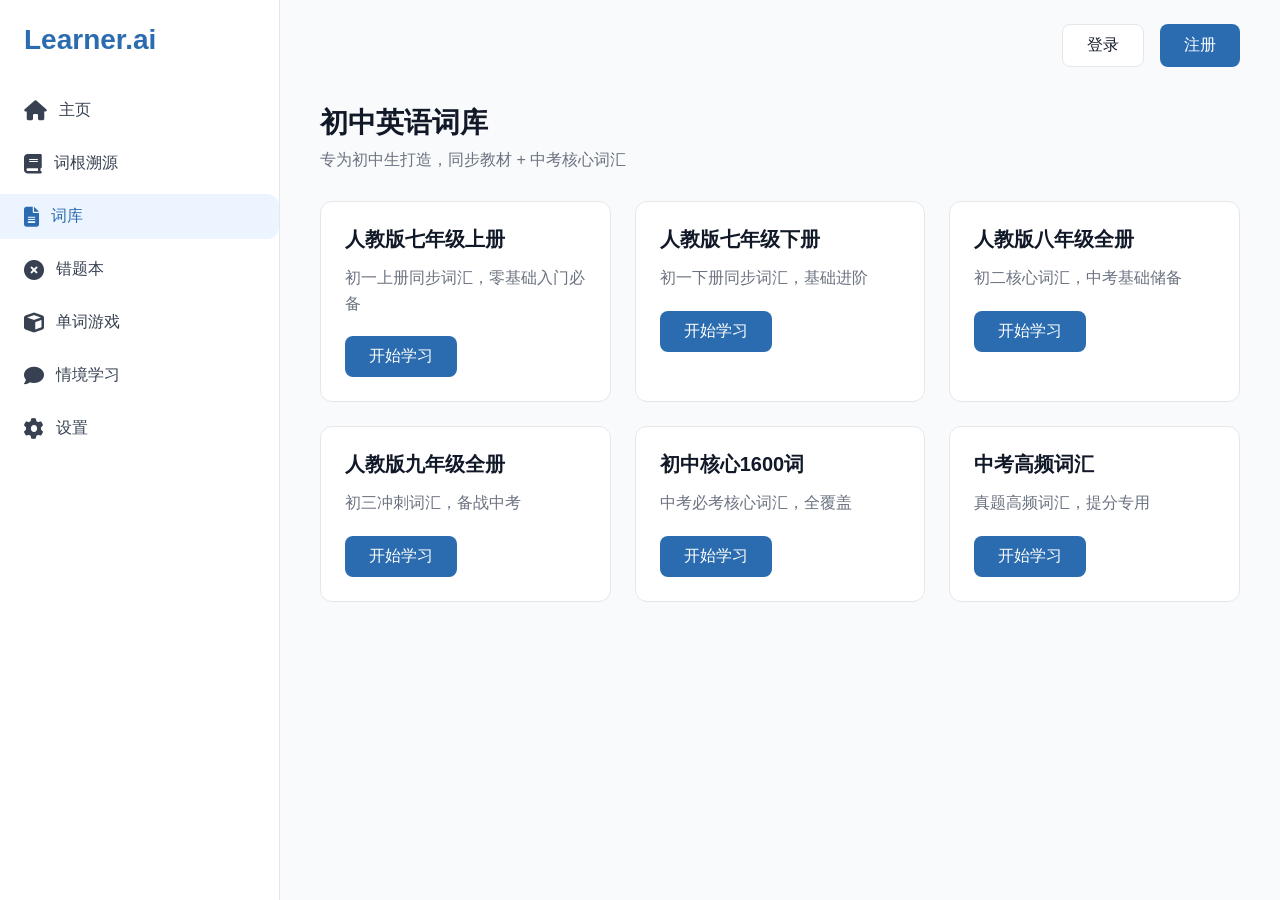
<file: wordlib.html>
<!DOCTYPE html>
<html lang="zh-CN">
<head>
    <meta charset="UTF-8">
    <title>词库 - Learner.ai</title>
    <link rel="stylesheet" href="css/style.css">
    <link rel="stylesheet" href="https://cdn.bootcdn.net/ajax/libs/font-awesome/6.4.0/css/all.min.css">
<!-- 主题初始化：自动加载已设置的深色/浅色模式 -->
<script>
    document.addEventListener('DOMContentLoaded', function() {
        // 读取本地存储的主题设置
        const savedTheme = localStorage.getItem('learner_theme');
        if (savedTheme === 'dark') {
            document.body.classList.add('dark');
        } else {
            document.body.classList.remove('dark');
        }
    });
</script>
<script>
// 全局加载主题+字体（所有页面共用）
document.addEventListener('DOMContentLoaded',function(){
    const t=localStorage.getItem('learner_theme');
    if(t==='dark')document.body.classList.add('dark');
    const s=localStorage.getItem('learner_fontSize')||16;
    document.documentElement.style.setProperty('--base-font-size',s+'px');
});
</script>
</head>
<body>
<!-- 侧边栏（100%统一，图标正常） -->
<div class="sidebar">
    <div class="logo">Learner.ai</div>
    <div class="menu">
        <a href="index.html" class="menu-item"><i class="fas fa-home"></i><span>主页</span></a>
        <a href="root.html" class="menu-item"><i class="fas fa-book"></i><span>词根溯源</span></a>
        <a href="wordlib.html" class="menu-item active"><i class="fas fa-file-alt"></i><span>词库</span></a>
        <a href="wrongbook.html" class="menu-item"><i class="fas fa-times-circle"></i><span>错题本</span></a>
        <a href="game.html" class="menu-item"><i class="fas fa-cube"></i><span>单词游戏</span></a>
        <a href="context.html" class="menu-item"><i class="fas fa-comment"></i><span>情境学习</span></a>
        <a href="settings.html" class="menu-item"><i class="fas fa-cog"></i><span>设置</span></a>
    </div>
</div>

<div class="main-content">
    <!-- 登录注册按钮 -->
    <div class="auth-buttons">
        <button class="btn btn-outline" id="loginBtn">登录</button>
        <button class="btn btn-primary" id="registerBtn">注册</button>
    </div>

    <!-- 标题 -->
    <div style="margin-top: 80px; margin-bottom: 30px;">
        <h2 style="font-size: 28px; font-weight: 600; color: #111827;">初中英语词库</h2>
        <p style="color: #6b7280; margin-top: 8px;">专为初中生打造，同步教材 + 中考核心词汇</p>
    </div>

    <!-- 词书卡片 -->
    <div style="display: grid; grid-template-columns: repeat(3, 1fr); gap: 24px;">
        
        <div class="card" style="padding: 24px; border-radius: 12px; border: 1px solid #e5e7eb;">
            <h3 style="font-size: 20px; margin-bottom: 12px; color: #111827;">人教版七年级上册</h3>
            <p style="color: #6b7280; margin-bottom: 20px; line-height: 1.6;">初一上册同步词汇，零基础入门必备</p>
            <button class="btn btn-primary" onclick="toStudy('七年级上册')">开始学习</button>
        </div>

        <div class="card" style="padding: 24px; border-radius: 12px; border: 1px solid #e5e7eb;">
            <h3 style="font-size: 20px; margin-bottom: 12px; color: #111827;">人教版七年级下册</h3>
            <p style="color: #6b7280; margin-bottom: 20px; line-height: 1.6;">初一下册同步词汇，基础进阶</p>
            <button class="btn btn-primary" onclick="toStudy('七年级下册')">开始学习</button>
        </div>

        <div class="card" style="padding: 24px; border-radius: 12px; border: 1px solid #e5e7eb;">
            <h3 style="font-size: 20px; margin-bottom: 12px; color: #111827;">人教版八年级全册</h3>
            <p style="color: #6b7280; margin-bottom: 20px; line-height: 1.6;">初二核心词汇，中考基础储备</p>
            <button class="btn btn-primary" onclick="toStudy('八年级全册')">开始学习</button>
        </div>

        <div class="card" style="padding: 24px; border-radius: 12px; border: 1px solid #e5e7eb;">
            <h3 style="font-size: 20px; margin-bottom: 12px; color: #111827;">人教版九年级全册</h3>
            <p style="color: #6b7280; margin-bottom: 20px; line-height: 1.6;">初三冲刺词汇，备战中考</p>
            <button class="btn btn-primary" onclick="toStudy('九年级全册')">开始学习</button>
        </div>

        <div class="card" style="padding: 24px; border-radius: 12px; border: 1px solid #e5e7eb;">
            <h3 style="font-size: 20px; margin-bottom: 12px; color: #111827;">初中核心1600词</h3>
            <p style="color: #6b7280; margin-bottom: 20px; line-height: 1.6;">中考必考核心词汇，全覆盖</p>
            <button class="btn btn-primary" onclick="toStudy('核心1600词')">开始学习</button>
        </div>

        <div class="card" style="padding: 24px; border-radius: 12px; border: 1px solid #e5e7eb;">
            <h3 style="font-size: 20px; margin-bottom: 12px; color: #111827;">中考高频词汇</h3>
            <p style="color: #6b7280; margin-bottom: 20px; line-height: 1.6;">真题高频词汇，提分专用</p>
            <button class="btn btn-primary" onclick="toStudy('中考高频词')">开始学习</button>
        </div>
    </div>
</div>

<script>
// ✅ 修复：函数名和按钮完全一致，点击直接跳转学习页
function toStudy(bookName) {
    window.location.href = `study.html?book=${encodeURIComponent(bookName)}`;
}
</script>
</body>
</html>
</file>
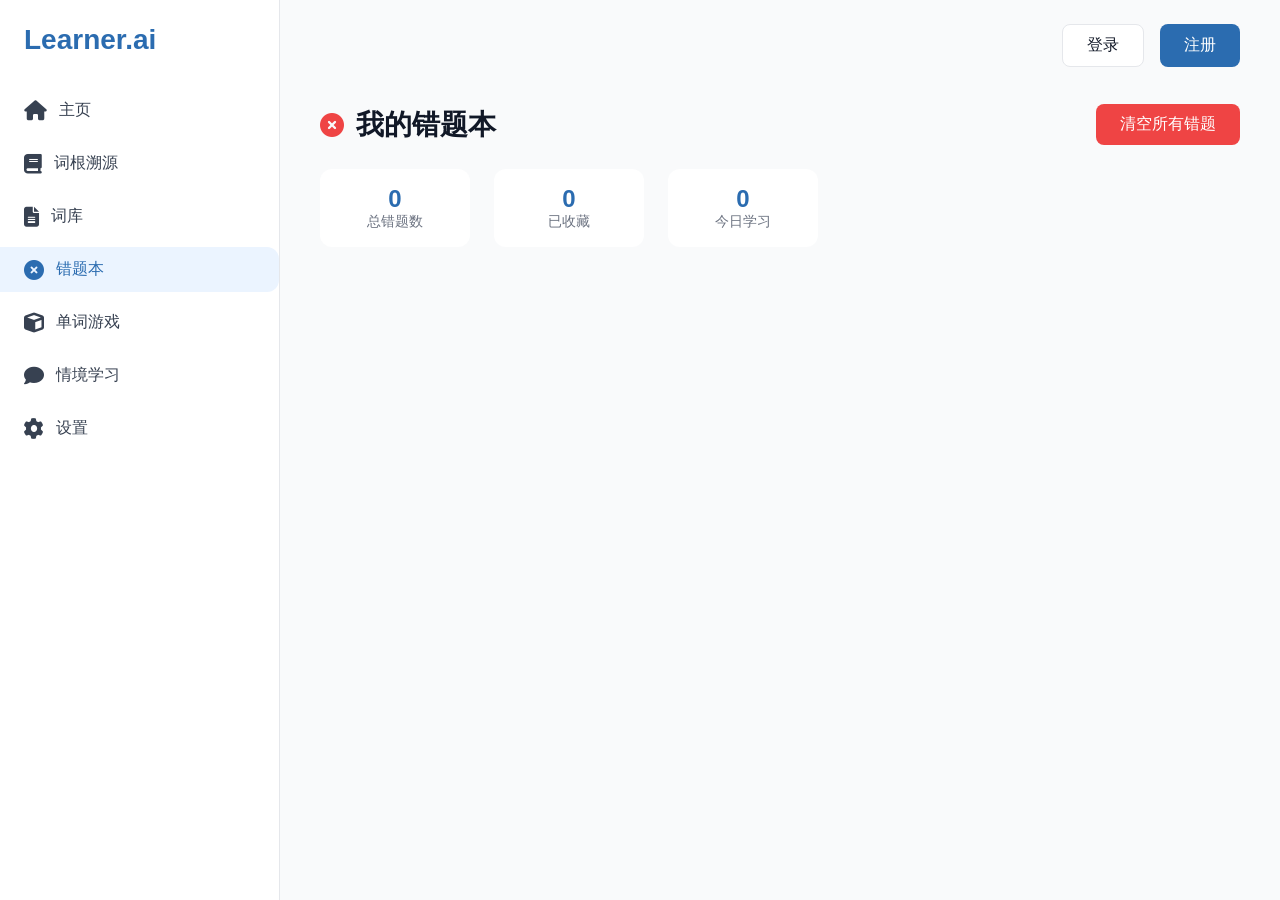
<file: wrongbook.html>
<!DOCTYPE html>
<html lang="zh-CN">
<head>
    <meta charset="UTF-8">
    <meta name="viewport" content="width=device-width, initial-scale=1.0">
    <title>Learner.ai - 错题本</title>
    <link rel="stylesheet" href="css/style.css">
    <link rel="stylesheet" href="https://cdn.bootcdn.net/ajax/libs/font-awesome/6.4.0/css/all.min.css">
    <style>
        /* 仅补充样式，不改动原有布局 */
        .star-active { color: #f59e0b !important; }
        .tag-active { background-color: #dbeafe !important; color: #2b6cb0 !important; }
    </style>
<!-- 主题初始化：自动加载已设置的深色/浅色模式 -->
<script>
    document.addEventListener('DOMContentLoaded', function() {
        // 读取本地存储的主题设置
        const savedTheme = localStorage.getItem('learner_theme');
        if (savedTheme === 'dark') {
            document.body.classList.add('dark');
        } else {
            document.body.classList.remove('dark');
        }
    });
</script>
<script>
// 全局加载主题+字体（所有页面共用）
document.addEventListener('DOMContentLoaded',function(){
    const t=localStorage.getItem('learner_theme');
    if(t==='dark')document.body.classList.add('dark');
    const s=localStorage.getItem('learner_fontSize')||16;
    document.documentElement.style.setProperty('--base-font-size',s+'px');
});
</script>
</head>
<body>
    <!-- 侧边栏（完全不变） -->
    <div class="sidebar">
        <div class="logo">Learner.ai</div>
        <div class="menu">
            <a href="index.html" class="menu-item">
                <i class="fas fa-home"></i>
                <span>主页</span>
            </a>
            <a href="root.html" class="menu-item">
                <i class="fas fa-book"></i>
                <span>词根溯源</span>
            </a>
            <a href="wordlib.html" class="menu-item">
                <i class="fas fa-file-alt"></i>
                <span>词库</span>
            </a>
            <a href="wrongbook.html" class="menu-item active">
                <i class="fas fa-times-circle"></i>
                <span>错题本</span>
            </a>
            <a href="game.html" class="menu-item">
                <i class="fas fa-cube"></i>
                <span>单词游戏</span>
            </a>
            <a href="context.html" class="menu-item">
                <i class="fas fa-comment"></i>
                <span>情境学习</span>
            </a>
            <a href="settings.html" class="menu-item">
                <i class="fas fa-cog"></i>
                <span>设置</span>
            </a>
        </div>
    </div>

    <!-- 主内容区 -->
    <div class="main-content">
        <!-- 右上角登录/注册按钮 -->
        <div class="auth-buttons">
            <button class="btn btn-outline" id="loginBtn">登录</button>
            <button class="btn btn-primary" id="registerBtn">注册</button>
        </div>

        <!-- 错题本头部 -->
        <div style="margin-top: 80px; display: flex; justify-content: space-between; align-items: center; margin-bottom: 24px;">
            <div style="display: flex; align-items: center; gap: 12px;">
                <i class="fas fa-times-circle" style="color: #ef4444; font-size: 24px;"></i>
                <h2 style="font-size: 28px; color: #111827;">我的错题本</h2>
            </div>
            <button class="btn btn-red" id="clearAllBtn">清空所有错题</button>
        </div>

        <!-- 统计卡片 -->
        <div style="display: flex; gap: 24px; margin-bottom: 32px;">
            <div class="stats-card" style="width: 150px;">
                <p style="font-size: 24px; font-weight: bold; color: #2b6cb0;" id="totalWrong">0</p>
                <p style="color: #6b7280; font-size: 14px;">总错题数</p>
            </div>
            <div class="stats-card" style="width: 150px;">
                <p style="font-size: 24px; font-weight: bold; color: #2b6cb0;" id="totalStar">0</p>
                <p style="color: #6b7280; font-size: 14px;">已收藏</p>
            </div>
            <div class="stats-card" style="width: 150px;">
                <p style="font-size: 24px; font-weight: bold; color: #2b6cb0;" id="todayStudy">0</p>
                <p style="color: #6b7280; font-size: 14px;">今日学习</p>
            </div>
        </div>

        <!-- 错题单词列表（动态渲染，原有样式1:1保留） -->
        <div id="wrongList" style="display: grid; grid-template-columns: repeat(2, 1fr); gap: 24px;">
            <!-- 数据从本地存储自动加载，原有静态单词已删除 -->
        </div>
    </div>

    <!-- 登录/注册弹窗 -->
    <div class="modal" id="loginModal">
        <div class="modal-content">
            <h3>登录</h3>
            <div class="form-group">
                <label>用户名/邮箱</label>
                <input type="text" placeholder="请输入用户名或邮箱">
            </div>
            <div class="form-group">
                <label>密码</label>
                <input type="password" placeholder="请输入密码">
            </div>
            <div class="form-actions">
                <button class="btn btn-outline close-modal">取消</button>
                <button class="btn btn-primary">登录</button>
            </div>
        </div>
    </div>

    <div class="modal" id="registerModal">
        <div class="modal-content">
            <h3>注册</h3>
            <div class="form-group">
                <label>用户名</label>
                <input type="text" placeholder="请输入用户名">
            </div>
            <div class="form-group">
                <label>邮箱</label>
                <input type="email" placeholder="请输入邮箱">
            </div>
            <div class="form-group">
                <label>密码</label>
                <input type="password" placeholder="请输入密码">
            </div>
            <div class="form-group">
                <label>确认密码</label>
                <input type="password" placeholder="请再次输入密码">
            </div>
            <div class="form-actions">
                <button class="btn btn-outline close-modal">取消</button>
                <button class="btn btn-primary">注册</button>
            </div>
        </div>
    </div>

    <script src="js/script.js"></script>
    <script>
        // ===================== 核心修复：错题本 ↔ 学习页 数据互通 =====================
        // 1. 获取本地存储的收藏/错题单词
        function getWrongWords() {
            return JSON.parse(localStorage.getItem('wrongWords')) || [];
        }
        // 2. 保存到本地存储
        function saveWrongWords(arr) {
            localStorage.setItem('wrongWords', JSON.stringify(arr));
        }

        // 3. 动态渲染错题本列表（100%还原原有样式）
        function renderWrongList() {
            const list = getWrongWords();
            const wrongList = document.getElementById('wrongList');
            const totalWrong = document.getElementById('totalWrong');
            const totalStar = document.getElementById('totalStar');
            
            // 清空列表
            wrongList.innerHTML = '';
            // 统计数量
            totalWrong.textContent = list.length;
            const starCount = list.filter(item => item.type === 'star').length;
            totalStar.textContent = starCount;

            // 渲染每个单词
            list.forEach((item, index) => {
                const wordCard = document.createElement('div');
                wordCard.className = 'wrong-word-card';
                wordCard.innerHTML = `
                    <div style="display: flex; justify-content: space-between; align-items: flex-start;">
                        <div>
                            <h4 style="font-size: 28px; color: #111827; margin-bottom: 8px;">${item.word}</h4>
                            <p style="color: #6b7280; font-size: 16px; margin-bottom: 20px;">${item.meaning}</p>
                        </div>
                        <i class="${item.type === 'star' ? 'fas fa-star star-active' : 'far fa-star'}" style="color: #6b7280; cursor: pointer;" data-index="${index}"></i>
                    </div>
                    <div class="tag-group" style="display: flex; gap: 8px; margin-bottom: 24px;">
                        <span class="tag-active" style="padding: 6px 12px; background-color: #dbeafe; color: #2b6cb0; border-radius: 8px; font-size: 14px;">学习中</span>
                        <span style="padding: 6px 12px; background-color: #f3f4f6; color: #374151; border-radius: 8px; font-size: 14px;">已掌握</span>
                        <span style="padding: 6px 12px; background-color: #f3f4f6; color: #374151; border-radius: 8px; font-size: 14px;">高频错题</span>
                        <span style="padding: 6px 12px; background-color: #f3f4f6; color: #374151; border-radius: 8px; font-size: 14px;">难记词</span>
                    </div>
                    <div style="display: flex; gap: 12px; justify-content: flex-end;">
                        <button class="btn btn-green learn-btn" data-index="${index}">✓ 已学会</button>
                        <button class="btn btn-red delete-btn" data-index="${index}">🗑 删除</button>
                    </div>
                `;
                wrongList.appendChild(wordCard);
            });

            // 绑定事件
            bindEvents();
        }

        // 4. 绑定功能事件
        function bindEvents() {
            // 收藏/取消收藏
            document.querySelectorAll('.fa-star').forEach(star => {
                star.addEventListener('click', function() {
                    const index = this.dataset.index;
                    const list = getWrongWords();
                    list[index].type = list[index].type === 'star' ? 'wrong' : 'star';
                    saveWrongWords(list);
                    renderWrongList();
                });
            });

            // 删除单词
            document.querySelectorAll('.delete-btn').forEach(btn => {
                btn.addEventListener('click', function() {
                    const index = this.dataset.index;
                    if(confirm('确定删除该单词吗？')) {
                        const list = getWrongWords();
                        list.splice(index, 1);
                        saveWrongWords(list);
                        renderWrongList();
                    }
                });
            });

            // 标记已学会
            document.querySelectorAll('.learn-btn').forEach(btn => {
                btn.addEventListener('click', function() {
                    const index = this.dataset.index;
                    if(confirm('恭喜！标记为已学会')) {
                        const list = getWrongWords();
                        list.splice(index, 1);
                        saveWrongWords(list);
                        document.getElementById('todayStudy').textContent = 
                            parseInt(document.getElementById('todayStudy').textContent) + 1;
                        renderWrongList();
                    }
                });
            });
        }

        // 5. 清空所有错题
        document.getElementById('clearAllBtn').addEventListener('click', function() {
            if(confirm('确定清空所有错题？')) {
                saveWrongWords([]);
                renderWrongList();
            }
        });

        // 初始化渲染（页面加载就显示学习页收藏/错题的单词）
        renderWrongList();
    </script>
</body>
</html>
</file>
<file: css/style.css>
/* ========== 全局主题+字体大小（统一生效）========== */
:root {
    /* 浅色模式 */
    --bg-color: #f9fafb;
    --text-color: #111827;
    --card-bg: #ffffff;
    --card-border: #e5e7eb;
    --primary-color: #2b6cb0;
    /* 全局基础字体大小（核心！控制全网页） */
    --base-font-size: 16px;
}
body.dark {
    --bg-color: #0f172a;
    --text-color: #f1f5f9;
    --card-bg: #1e293b;
    --card-border: #334155;
}

/* 全局重置 */
* {
  margin: 0;
  padding: 0;
  box-sizing: border-box;
  font-family: "Microsoft Yahei", sans-serif;
}
body {
  background-color: var(--bg-color);
  color: var(--text-color);
  font-size: var(--base-font-size); /* 字体大小绑定变量 */
  display: flex;
  min-height: 100vh;
  transition: all 0.3s ease;
}

/* 侧边栏（固定白色，不随主题/字体乱变） */
.sidebar {
  width: 280px;
  background-color: #ffffff;
  border-right: 1px solid var(--card-border);
  padding: 24px 0;
  display: flex;
  flex-direction: column;
  gap: 32px;
  transition: border-color 0.3s ease;
}
.sidebar .logo {
  font-size: 28px;
  font-weight: bold;
  color: #2b6cb0;
  padding: 0 24px;
}
.sidebar .menu {
  display: flex;
  flex-direction: column;
  gap: 8px;
}
.sidebar .menu-item {
  display: flex;
  align-items: center;
  gap: 12px;
  padding: 12px 24px;
  color: #374151;
  text-decoration: none;
  font-size: 16px;
  transition: background-color 0.2s, color 0.3s ease;
  border-radius: 0 12px 12px 0;
}
.sidebar .menu-item.active {
  background-color: #ebf4ff;
  color: #2b6cb0;
  font-weight: 500;
}
.sidebar .menu-item:hover {
  background-color: #f3f4f6;
}
.sidebar .menu-item i {
  font-size: 20px;
}

/* 主内容区 */
.main-content {
  flex: 1;
  padding: 24px 40px;
  position: relative;
}
.auth-buttons {
  position: absolute;
  top: 24px;
  right: 40px;
  display: flex;
  gap: 16px;
}
.btn {
  padding: 10px 24px;
  border-radius: 8px;
  border: none;
  font-size: 16px;
  cursor: pointer;
  transition: all 0.2s;
}
.btn-outline {
  background-color: var(--card-bg);
  border: 1px solid var(--card-border);
  color: var(--text-color);
  transition: all 0.3s ease;
}
.btn-primary {
  background-color: #2b6cb0;
  color: #ffffff;
}
.btn-primary:hover {
  background-color: #2c5282;
}
.btn-purple {background-color: #8b5cf6;color: #fff;}
.btn-red {background-color: #ef4444;color: #fff;}
.btn-green {background-color: #10b981;color: #fff;}

/* 卡片 */
.card {
  background-color: var(--card-bg);
  border-radius: 16px;
  padding: 24px;
  border: 1px solid var(--card-border);
  transition: all 0.3s ease;
}
.blue-gradient-card {
  background: linear-gradient(90deg, #2b6cb0, #4299e1);
  color: #fff;
  border-radius: 16px;
  padding: 32px;
}
.wordlib-card {
  background-color: var(--card-bg);
  border-radius: 16px;
  padding: 24px;
  border: 1px solid var(--card-border);
  display: flex;
  flex-direction: column;
  justify-content: space-between;
  transition: all 0.3s ease;
}
.stats-card {
  background-color: var(--card-bg);
  border-radius: 12px;
  padding: 16px;
  text-align: center;
  transition: all 0.3s ease;
}
.wrong-word-card {
  background-color: var(--card-bg);
  border-radius: 16px;
  padding: 24px;
  border: 1px solid var(--card-border);
  transition: all 0.3s ease;
}

/* 游戏组件 */
.match-card-en {border: 2px solid #3b82f6;border-radius: 12px;padding: 20px;text-align: center;color: #3b82f6;font-size: 20px;font-weight: bold;}
.match-card-zh {border: 2px solid #ec4899;border-radius: 12px;padding: 20px;text-align: center;color: #ec4899;font-size: 20px;font-weight: bold;}
.chain-input {width: 300px;padding: 16px;border:1px solid var(--card-border);border-radius:12px;font-size:16px;text-align:center;background:var(--card-bg);color:var(--text-color);transition:all .3s ease;}
.pk-option {padding:20px;border:1px solid var(--card-border);border-radius:12px;text-align:center;font-size:18px;cursor:pointer;transition:background-color .2s;background:var(--card-bg);color:var(--text-color);}
.pk-option:hover {background-color: var(--bg-color);}

/* 弹窗 */
.modal {display:none;position:fixed;top:0;left:0;width:100%;height:100%;background:rgba(0,0,0,.5);align-items:center;justify-content:center;z-index:999;}
.modal-content {background-color:var(--card-bg);padding:32px;border-radius:16px;width:400px;transition:all .3s ease;color:var(--text-color);}
.form-group {margin-bottom:16px;}
.form-group label {display:block;margin-bottom:8px;}
.form-group input {width:100%;padding:12px;border:1px solid #d1d5db;border-radius:8px;background:#fff;color:#111827;}
.form-actions {display:flex;justify-content:flex-end;gap:12px;margin-top:24px;}
</file>
